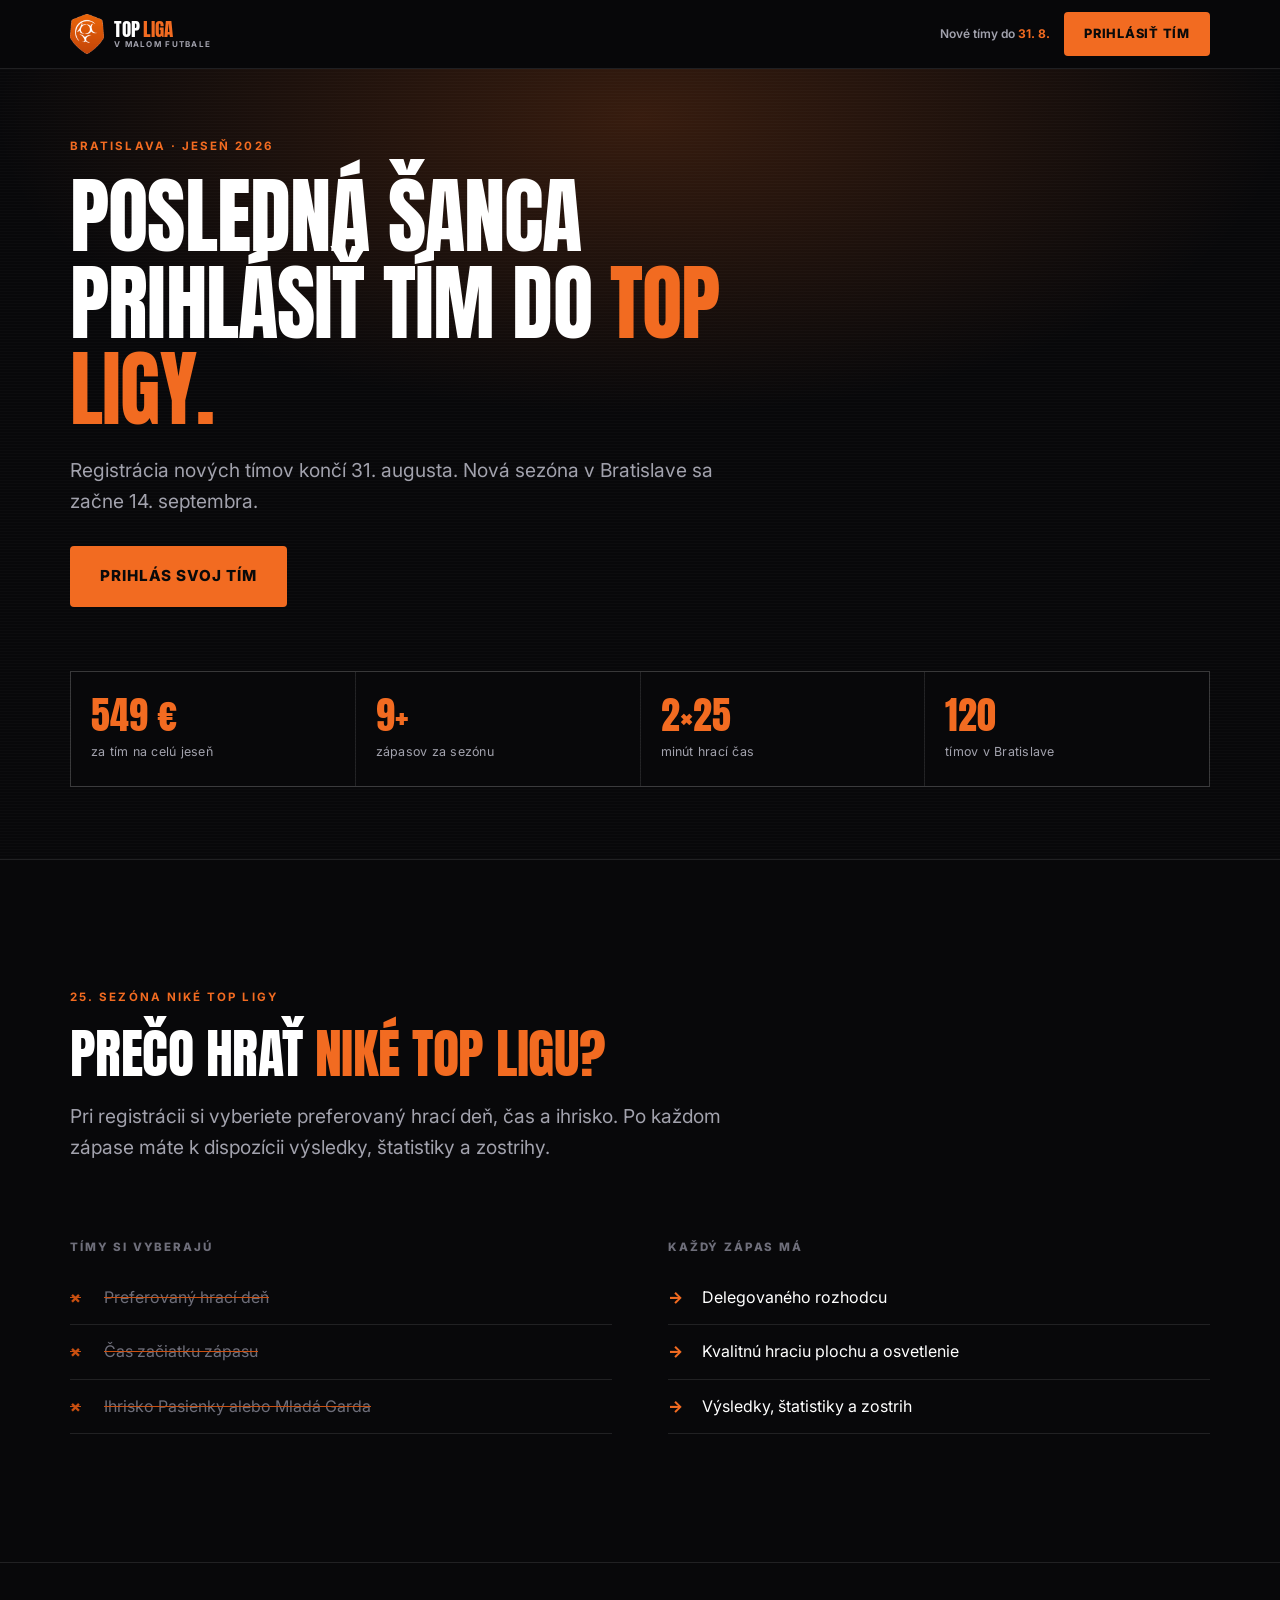
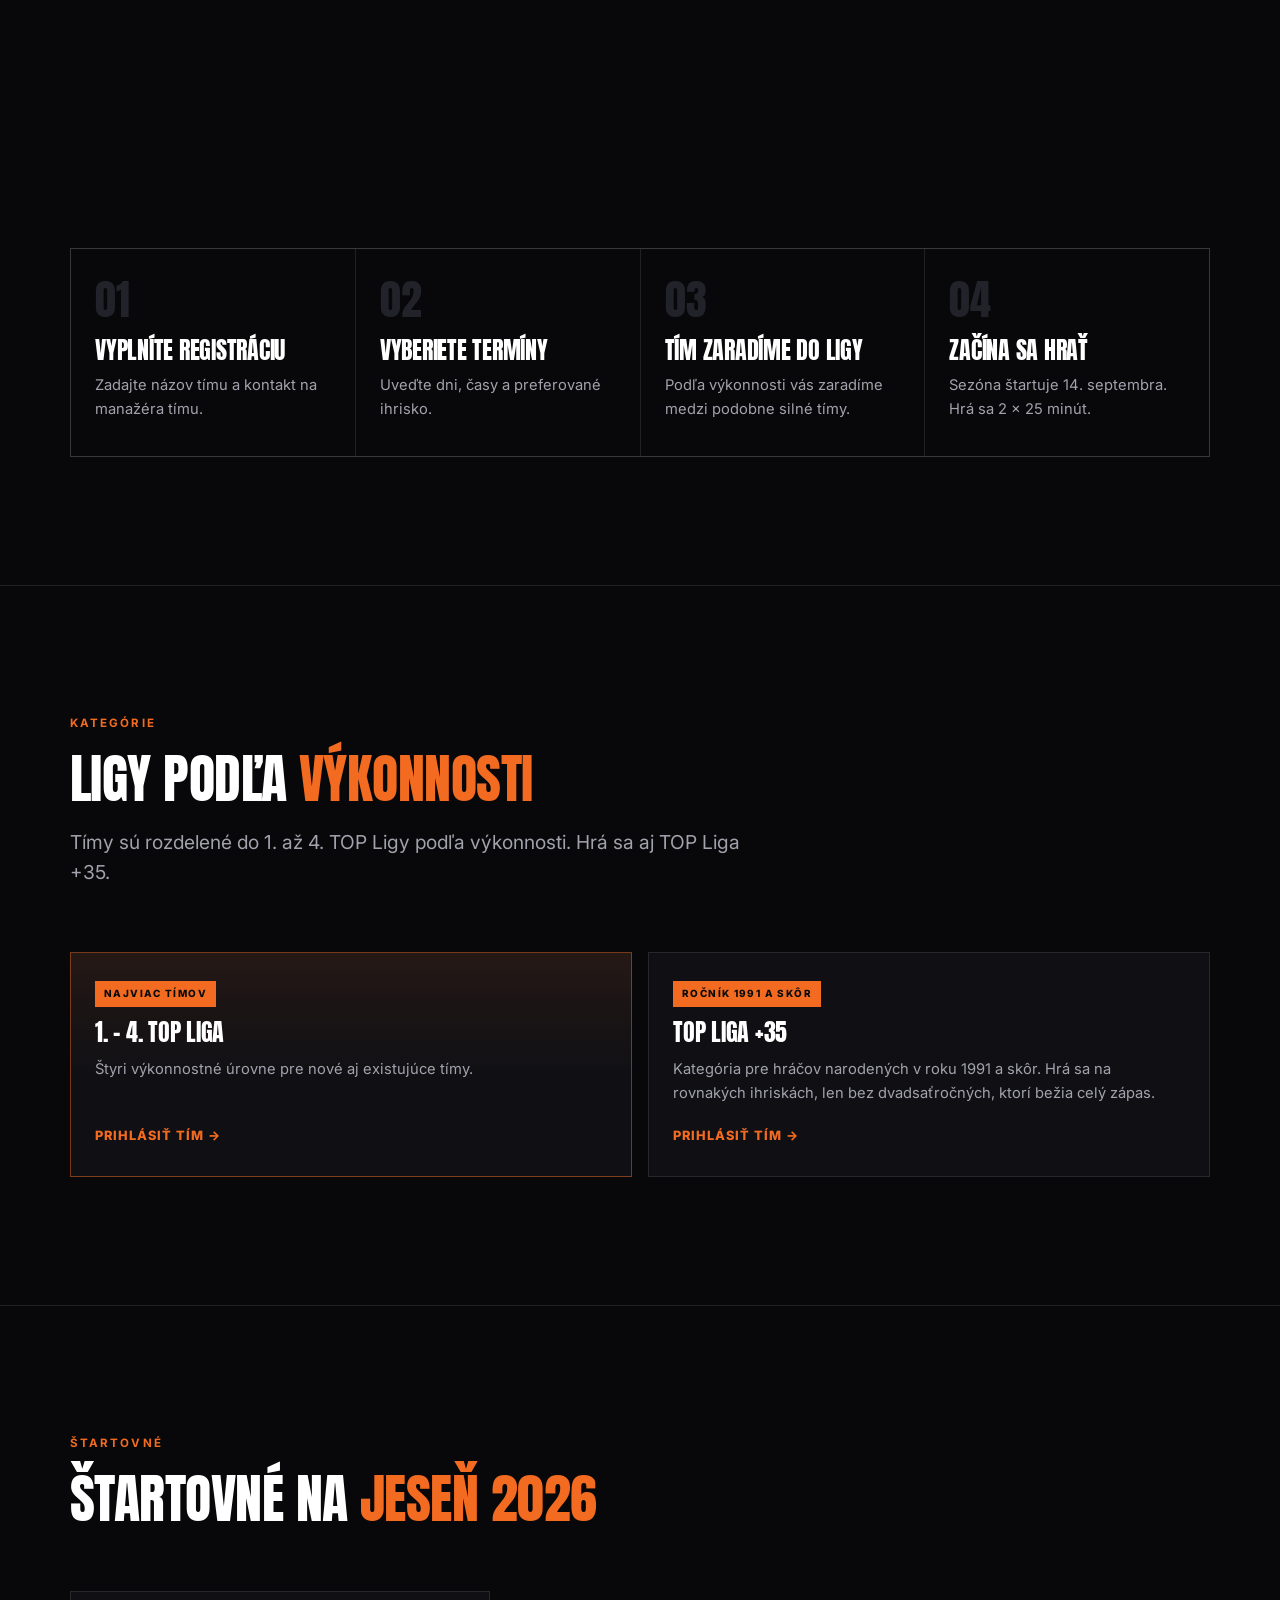
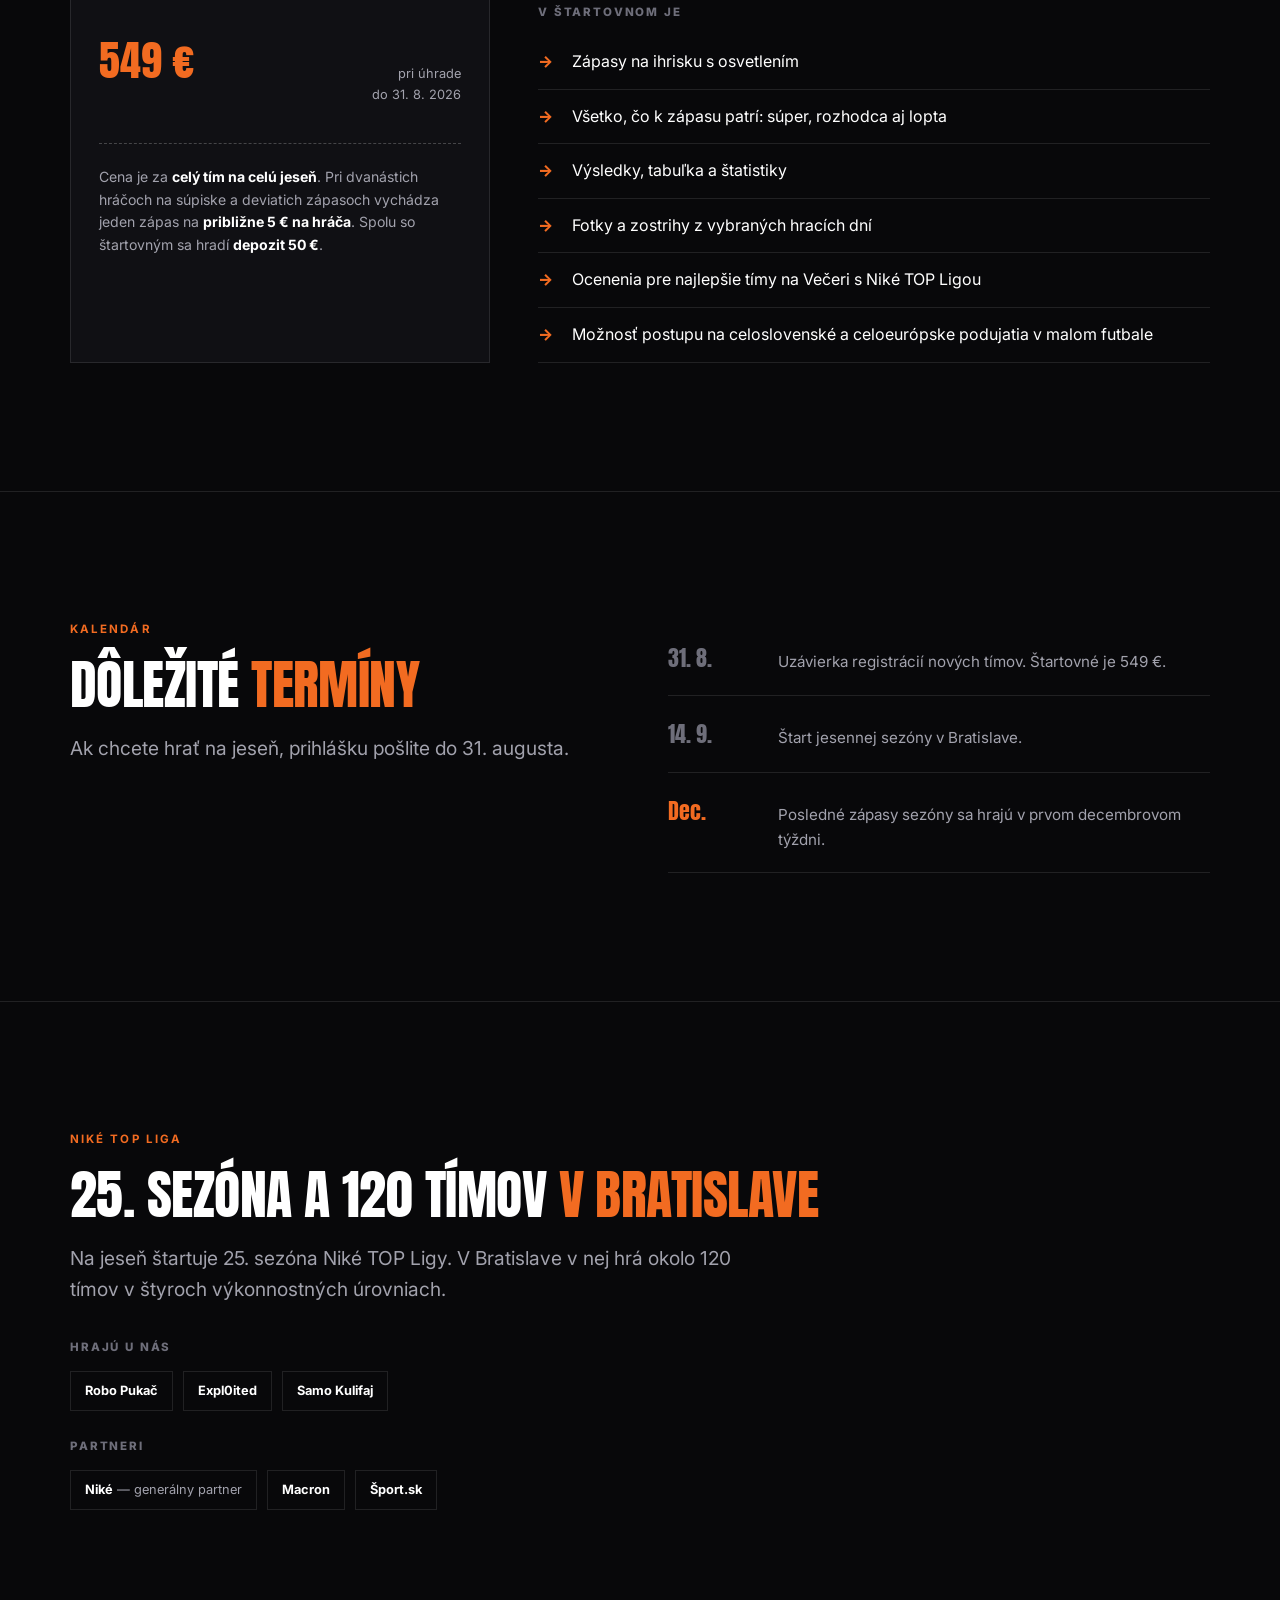
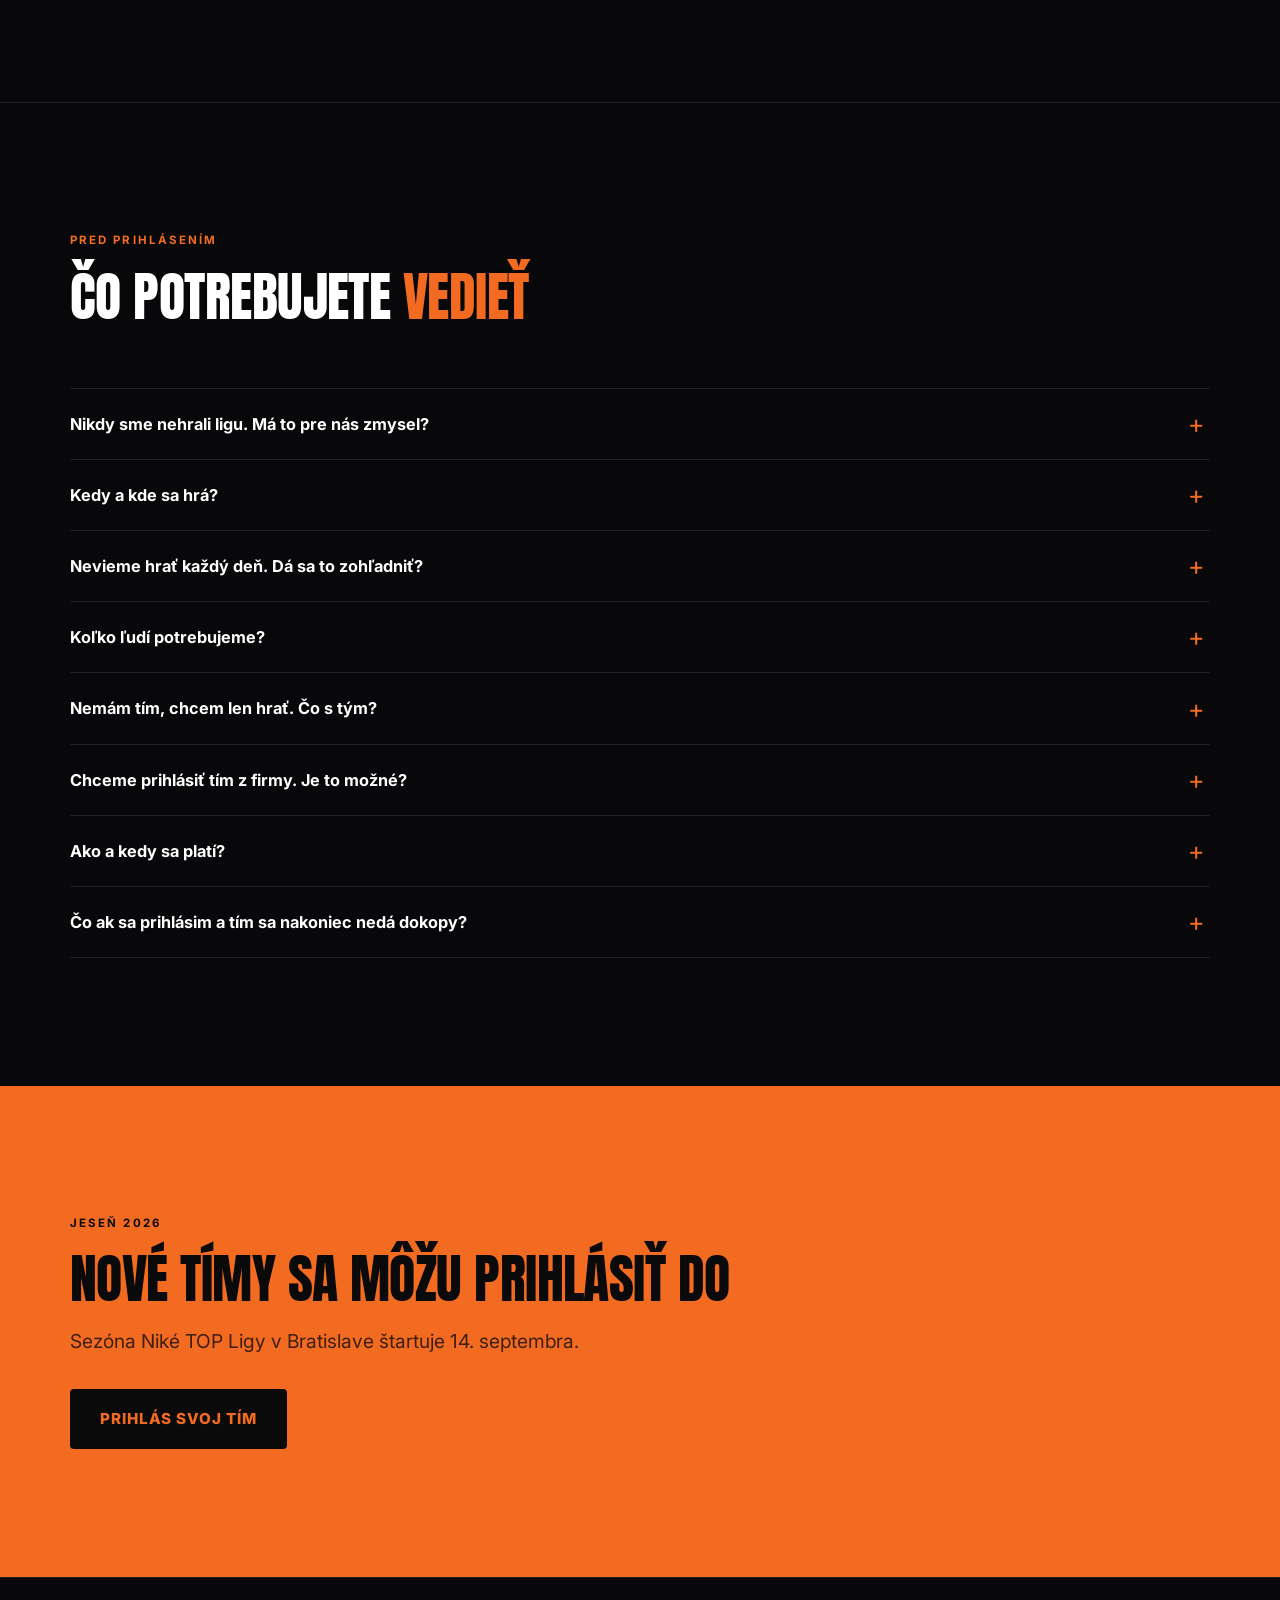
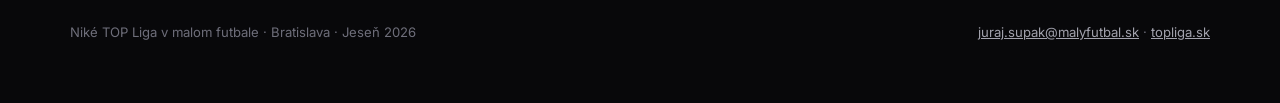
<file: index.html>
<!DOCTYPE html>
<html lang="sk">
<head>
<meta charset="utf-8">
<meta name="viewport" content="width=device-width, initial-scale=1">
<title>Prihlásenie tímov do Niké TOP Ligy | Jeseň 2026</title>
<meta name="description" content="Prihláste tím do jesennej Niké TOP Ligy v Bratislave. Prihlášky nových tímov prijímame do 31. augusta.">
<meta name="robots" content="noindex, nofollow">

<meta property="og:type" content="website">
<meta property="og:locale" content="sk_SK">
<meta property="og:title" content="Prihlásenie tímov do Niké TOP Ligy">
<meta property="og:description" content="Prihlásky nových tímov do jesennej sezóny prijímame do 31. 8.">
<meta property="og:url" content="https://go.topliga.sk/">
<!-- Absolútna URL je pre Facebook povinná. Ak sa zmení doména, zmeň aj toto.
     Obrázok sa dá pregenerovať zo zdroja assets/img/og-source.html. -->
<meta property="og:image" content="https://go.topliga.sk/assets/img/og.png">
<meta property="og:image:width" content="1200">
<meta property="og:image:height" content="630">
<meta property="og:image:alt" content="Niké TOP Liga — registrácie do jesennej sezóny 2026 sú otvorené">
<meta name="twitter:card" content="summary_large_image">

<link rel="preconnect" href="https://fonts.googleapis.com">
<link rel="preconnect" href="https://fonts.gstatic.com" crossorigin>
<link href="https://fonts.googleapis.com/css2?family=Anton&family=Inter:wght@400;600;700;800&display=swap&subset=latin,latin-ext" rel="stylesheet">
<link rel="icon" href="assets/img/znak.png" type="image/png">
<link rel="apple-touch-icon" href="assets/img/znak.png">
<link rel="stylesheet" href="assets/css/style.css">

<!-- Google Tag Manager -->
<script>(function(w,d,s,l,i){w[l]=w[l]||[];w[l].push({'gtm.start':
new Date().getTime(),event:'gtm.js'});var f=d.getElementsByTagName(s)[0],
j=d.createElement(s),dl=l!='dataLayer'?'&l='+l:'';j.async=true;j.src=
'https://www.googletagmanager.com/gtm.js?id='+i+dl;f.parentNode.insertBefore(j,f);
})(window,document,'script','dataLayer','GTM-PT4WH8WK');</script>
<!-- End Google Tag Manager -->
</head>

<body>
<!-- Google Tag Manager (noscript) -->
<noscript><iframe src="https://www.googletagmanager.com/ns.html?id=GTM-PT4WH8WK"
height="0" width="0" style="display:none;visibility:hidden"></iframe></noscript>
<!-- End Google Tag Manager (noscript) -->

<header class="head">
  <div class="wrap head__in">
    <a class="logo" href="#top">
      <img class="logo__mark" src="assets/img/znak.png" alt="" width="34" height="39">
      <span class="logo__txt">TOP <i>Liga</i><small>v malom futbale</small></span>
    </a>
    <div class="head__cta">
      <span class="head__deadline">Nové tímy do <b>31. 8.</b></span>
      <a class="btn btn--primary btn--sm" href="registracia-timu.html" data-cta="header">Prihlásiť tím</a>
    </div>
  </div>
</header>

<main id="top">

<!-- =========================================================== HERO -->
<section class="hero">
  <div class="wrap hero__in">
    <p class="eyebrow">Bratislava · Jeseň 2026</p>

    <h1>Posledná šanca prihlásiť tím do <span class="hl">TOP Ligy.</span></h1>

    <p class="lead">
      Registrácia nových tímov končí 31. augusta.
      Nová sezóna v Bratislave sa začne 14. septembra.
    </p>

    <div class="hero__actions">
      <a class="btn btn--primary" href="registracia-timu.html" data-cta="hero-team">Prihlás svoj tím</a>
    </div>

    <div class="countdown" data-countdown>
      <span class="countdown__label" data-cd-label>Do uzávierky zostáva</span>
      <div class="countdown__clock">
        <span class="cd-unit"><b data-cd="d">–</b><span>dní</span></span>
        <span class="cd-unit"><b data-cd="h">–</b><span>hod</span></span>
        <span class="cd-unit"><b data-cd="m">–</b><span>min</span></span>
        <span class="cd-unit"><b data-cd="s">–</b><span>sek</span></span>
      </div>
    </div>

    <div class="facts">
      <div class="fact"><div class="fact__k">549 €</div><div class="fact__v">za tím na celú jeseň</div></div>
      <div class="fact"><div class="fact__k">9+</div><div class="fact__v">zápasov za sezónu</div></div>
      <div class="fact"><div class="fact__k">2×25</div><div class="fact__v">minút hrací čas</div></div>
      <div class="fact"><div class="fact__k">120</div><div class="fact__v">tímov v Bratislave</div></div>
    </div>
  </div>
</section>

<!-- =========================================================== NEMUSÍŠ RIEŠIŤ -->
<section class="section">
  <div class="wrap">
    <div class="section-head rv">
      <p class="eyebrow">25. sezóna Niké TOP Ligy</p>
      <h2>Prečo hrať <span class="hl">Niké TOP Ligu?</span></h2>
      <p class="lead">
        Pri registrácii si vyberiete preferovaný hrací deň, čas a ihrisko.
        Po každom zápase máte k dispozícii výsledky, štatistiky a zostrihy.
      </p>
    </div>

    <div class="split">
      <div class="rv">
        <p class="col-title">Tímy si vyberajú</p>
        <ul class="checklist checklist--out">
          <li>Preferovaný hrací deň</li>
          <li>Čas začiatku zápasu</li>
          <li>Ihrisko Pasienky alebo Mladá Garda</li>
        </ul>
      </div>
      <div class="rv">
        <p class="col-title">Každý zápas má</p>
        <ul class="checklist checklist--in">
          <li>Delegovaného rozhodcu</li>
          <li>Kvalitnú hraciu plochu a osvetlenie</li>
          <li>Výsledky, štatistiky a zostrih</li>
        </ul>
      </div>
    </div>
  </div>
</section>

<!-- =========================================================== AKO TO FUNGUJE -->
<section class="section">
  <div class="wrap">
    <div class="section-head rv">
      <p class="eyebrow">Registrácia</p>
      <h2>Prihlásenie <span class="hl">nového tímu</span></h2>
    </div>

    <div class="steps rv">
      <div class="step">
        <div class="step__n">01</div>
        <h3>Vyplníte registráciu</h3>
        <p>Zadajte názov tímu a kontakt na manažéra tímu.</p>
      </div>
      <div class="step">
        <div class="step__n">02</div>
        <h3>Vyberiete termíny</h3>
        <p>Uveďte dni, časy a preferované ihrisko.</p>
      </div>
      <div class="step">
        <div class="step__n">03</div>
        <h3>Tím zaradíme do ligy</h3>
        <p>Podľa výkonnosti vás zaradíme medzi podobne silné tímy.</p>
      </div>
      <div class="step">
        <div class="step__n">04</div>
        <h3>Začína sa hrať</h3>
        <p>Sezóna štartuje 14. septembra. Hrá sa 2 × 25 minút.</p>
      </div>
    </div>
  </div>
</section>

<!-- =========================================================== KATEGÓRIE -->
<section class="section">
  <div class="wrap">
    <div class="section-head rv">
      <p class="eyebrow">Kategórie</p>
      <h2>Ligy podľa <span class="hl">výkonnosti</span></h2>
      <p class="lead">
        Tímy sú rozdelené do 1. až 4. TOP Ligy podľa výkonnosti. Hrá sa aj TOP Liga +35.
      </p>
    </div>

    <div class="cards cards--two">
      <div class="card card--hot rv">
        <span class="card__tag">Najviac tímov</span>
        <h3>1. – 4. TOP Liga</h3>
        <p>
          Štyri výkonnostné úrovne pre nové aj existujúce tímy.
        </p>
        <a class="card__link" href="registracia-timu.html" data-cta="card-team">Prihlásiť tím →</a>
      </div>

      <div class="card rv">
        <span class="card__tag">Ročník 1991 a skôr</span>
        <h3>TOP Liga +35</h3>
        <p>
          Kategória pre hráčov narodených v roku 1991 a skôr. Hrá sa na rovnakých ihriskách,
          len bez dvadsaťročných, ktorí bežia celý zápas.
        </p>
        <a class="card__link" href="registracia-timu.html" data-cta="card-35">Prihlásiť tím →</a>
      </div>

    </div>
  </div>
</section>

<!-- =========================================================== CENA -->
<section class="section">
  <div class="wrap">
    <div class="section-head rv">
      <p class="eyebrow">Štartovné</p>
      <h2>Štartovné na <span class="hl">Jeseň 2026</span></h2>
    </div>

    <div class="price">
      <div class="price__box rv">
        <div class="price__tier price__tier--now">
          <span class="price__amt">549 €</span>
          <span class="price__when">pri úhrade<br>do 31. 8. 2026</span>
        </div>

        <p class="price__math">
          Cena je za <b>celý tím na celú jeseň</b>. Pri dvanástich hráčoch na súpiske
          a deviatich zápasoch vychádza jeden zápas na <b>približne 5 € na hráča</b>.
          Spolu so štartovným sa hradí <b>depozit 50 €</b>.
        </p>
      </div>

      <div class="rv">
        <p class="col-title">V štartovnom je</p>
        <ul class="checklist checklist--in">
          <li>Zápasy na ihrisku s osvetlením</li>
          <li>Všetko, čo k zápasu patrí: súper, rozhodca aj lopta</li>
          <li>Výsledky, tabuľka a štatistiky</li>
          <li>Fotky a zostrihy z vybraných hracích dní</li>
          <li>Ocenenia pre najlepšie tímy na Večeri s Niké TOP Ligou</li>
          <li>Možnosť postupu na celoslovenské a celoeurópske podujatia v malom futbale</li>
        </ul>
      </div>
    </div>
  </div>
</section>

<!-- =========================================================== TERMÍNY -->
<section class="section">
  <div class="wrap">
    <div class="split">
      <div class="rv">
        <p class="eyebrow">Kalendár</p>
        <h2>Dôležité <span class="hl">termíny</span></h2>
        <p class="lead" style="margin-top:20px">
          Ak chcete hrať na jeseň, prihlášku pošlite do 31. augusta.
        </p>
      </div>

      <div class="rv">
        <ul class="timeline" data-timeline>
          <li data-date="2026-08-31">
            <b>31. 8.</b>
            <span>Uzávierka registrácií nových tímov. Štartovné je 549 €.</span>
          </li>
          <li data-date="2026-09-14">
            <b>14. 9.</b>
            <span>Štart jesennej sezóny v Bratislave.</span>
          </li>
          <li data-date="2026-12-07">
            <b>Dec.</b>
            <span>Posledné zápasy sezóny sa hrajú v prvom decembrovom týždni.</span>
          </li>
        </ul>
      </div>
    </div>
  </div>
</section>

<!-- =========================================================== DÔKAZ -->
<section class="section">
  <div class="wrap">
    <div class="section-head rv">
      <p class="eyebrow">Niké TOP Liga</p>
      <h2>25. sezóna a 120 tímov <span class="hl">v Bratislave</span></h2>
      <p class="lead">
        Na jeseň štartuje 25. sezóna Niké TOP Ligy. V Bratislave v nej hrá okolo 120 tímov
        v štyroch výkonnostných úrovniach.
      </p>
      <p class="col-title" style="margin-top:34px">Hrajú u nás</p>
      <div class="proof" style="margin-top:0">
        <span class="chip"><b>Robo Pukač</b></span>
        <span class="chip"><b>Expl0ited</b></span>
        <span class="chip"><b>Samo Kulifaj</b></span>
      </div>

      <p class="col-title" style="margin-top:26px">Partneri</p>
      <div class="proof" style="margin-top:0">
        <span class="chip"><b>Niké</b> — generálny partner</span>
        <span class="chip"><b>Macron</b></span>
        <span class="chip"><b>Šport.sk</b></span>
      </div>
    </div>

    <!-- TODO: nahradiť reálnymi fotkami zo zápasov (zložka assets/img).
         Odporúčam 3 fotky: oslava po góle, súboj 1 na 1, tímová fotka s pohárom. -->
  </div>
</section>

<!-- =========================================================== FAQ -->
<section class="section">
  <div class="wrap">
    <div class="section-head rv">
      <p class="eyebrow">Pred prihlásením</p>
      <h2>Čo potrebujete <span class="hl">vedieť</span></h2>
    </div>

    <div class="faq rv">
      <details>
        <summary>Nikdy sme nehrali ligu. Má to pre nás zmysel?</summary>
        <p>
          Áno. V prihláške tím ohodnotíte a podľa toho ho zaradíme. Sú štyri výkonnostné úrovne,
          aby ste nehrali proti tímom, ktoré sú úplne niekde inde.
        </p>
      </details>

      <details>
        <summary>Kedy a kde sa hrá?</summary>
        <p>
          Hracie dni sú pondelok až piatok, zápasy sa hrajú v časoch medzi 18:00 a 22:00
          na ihriskách Pasienky a Mladá Garda v Novom Meste. Obe ihriská majú umelé osvetlenie.
        </p>
      </details>

      <details>
        <summary>Nevieme hrať každý deň. Dá sa to zohľadniť?</summary>
        <p>
          Áno. Po prvom kontakte si cez krátky formulár vyberiete dni a časy, ktoré vám vyhovujú.
          Potrebujeme aspoň dve možnosti, aby sa vám dal spraviť rozpis.
        </p>
      </details>

      <details>
        <summary>Koľko ľudí potrebujeme?</summary>
        <p>
          Hrá sa malý futbal. Na celú jeseň sa oplatí mať na súpiske desať až dvanásť hráčov.
          Keď niekto vypadne, nebudete pred každým zápasom zháňať náhradníkov.
        </p>
      </details>

      <details>
        <summary>Nemám tím, chcem len hrať. Čo s tým?</summary>
        <p>
          Vyplň registráciu jednotlivca. Buď ťa pridáme do existujúceho tímu, ktorému chýbajú hráči,
          alebo z jednotlivcov poskladáme úplne nový tím tak, aby fungoval celú sezónu.
          Takto v Niké TOP Lige vzniklo už viac ako 30 tímov.
        </p>
      </details>

      <details>
        <summary>Chceme prihlásiť tím z firmy. Je to možné?</summary>
        <p>
          Jasné. Prihláste sa ako tím. Stačí, aby bol jeden z vás kontaktnou osobou
          pre termíny a súpisku.
        </p>
      </details>

      <details>
        <summary>Ako a kedy sa platí?</summary>
        <p>
          Štartovné a depozit sa platia prevodom na účet SK71 1100 0000 0029 4808 2978.
          Prihlášky nových tímov prijímame do 31. 8. 2026. Štartovné je 549 € a depozit 50 €.
        </p>
      </details>

      <details>
        <summary>Čo ak sa prihlásim a tím sa nakoniec nedá dokopy?</summary>
        <p>
          Ozvi sa nám čo najskôr. Ak sa tím rozpadne pred rozlosovaním, skúsime hráčov presunúť
          do iných tímov alebo ich zaradiť medzi jednotlivcov. Horšie je mlčať do prvého kola.
        </p>
      </details>
    </div>
  </div>
</section>

<!-- =========================================================== ZÁVEREČNÉ CTA -->
<section class="section final">
  <div class="wrap">
    <p class="eyebrow" style="color:#0a0a0a">Jeseň 2026</p>
      <h2>Nové tímy sa môžu prihlásiť do <span class="hl">31. augusta.</span></h2>
    <p class="lead">
      Sezóna Niké TOP Ligy v Bratislave štartuje 14. septembra.
    </p>
    <div class="hero__actions">
      <a class="btn btn--primary" href="registracia-timu.html" data-cta="final-team">Prihlás svoj tím</a>
    </div>
  </div>
</section>

</main>

<footer class="foot">
  <div class="wrap foot__in">
    <span>Niké TOP Liga v malom futbale · Bratislava · Jeseň 2026</span>
    <!-- Kontakt: finálny notifikačný e-mail. -->
    <span>
      <a href="mailto:juraj.supak@malyfutbal.sk">juraj.supak@malyfutbal.sk</a> ·
      <a href="https://topliga.sk" target="_blank" rel="noopener">topliga.sk</a>
    </span>
  </div>
</footer>

<!-- lepiaca lišta na mobile -->
<div class="dock" data-dock>
  <div class="dock__left">Uzávierka<b data-dock-days>–</b></div>
  <a class="btn btn--primary btn--sm" href="registracia-timu.html" data-cta="dock-team">Prihlásiť tím</a>
</div>

<script src="assets/js/main.js"></script>
</body>
</html>
</file>
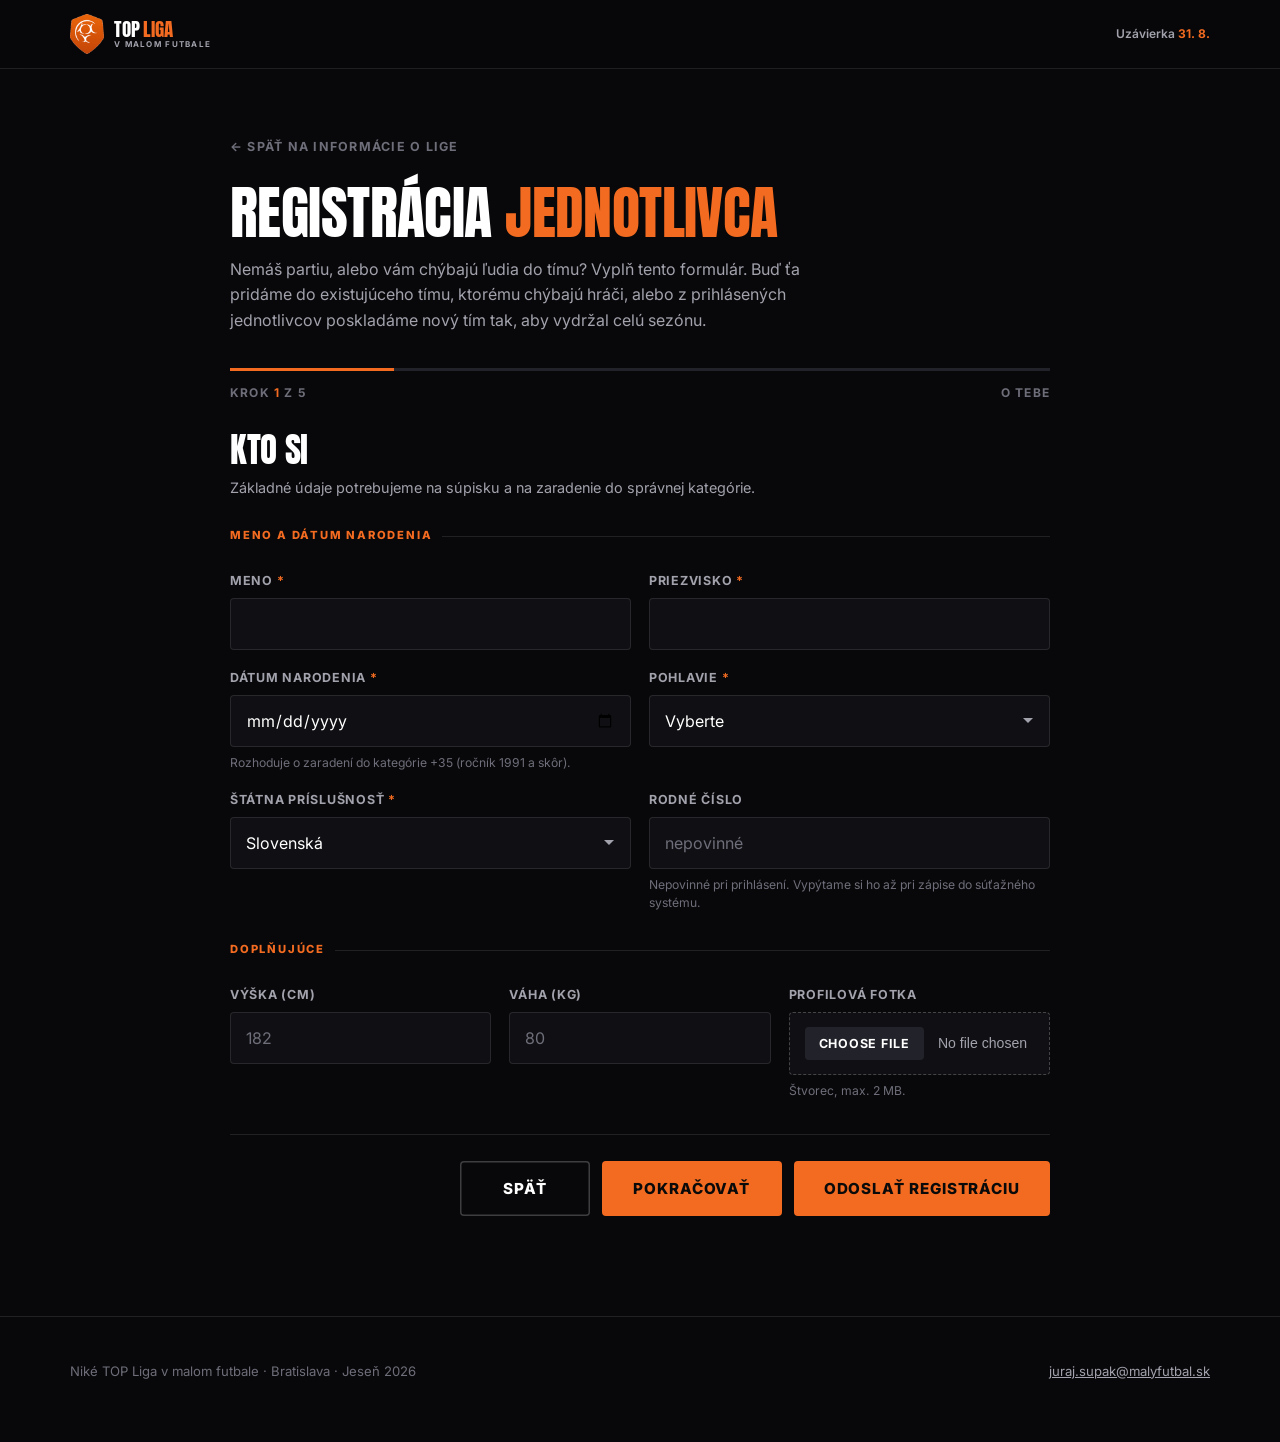
<file: registracia-jednotlivca.html>
<!DOCTYPE html>
<html lang="sk">
<head>
<meta charset="utf-8">
<meta name="viewport" content="width=device-width, initial-scale=1">
<title>Registrácia jednotlivca — Niké TOP Liga, jeseň 2026</title>
<meta name="description" content="Nemáš tím? Prihlás sa sám do Niké TOP Ligy v Bratislave. Pridáme ťa do tímu alebo z jednotlivcov poskladáme nový.">
<meta name="robots" content="noindex, nofollow">

<link rel="preconnect" href="https://fonts.googleapis.com">
<link rel="preconnect" href="https://fonts.gstatic.com" crossorigin>
<link href="https://fonts.googleapis.com/css2?family=Anton&family=Inter:wght@400;600;700;800&display=swap&subset=latin,latin-ext" rel="stylesheet">
<link rel="icon" href="assets/img/znak.png" type="image/png">
<link rel="apple-touch-icon" href="assets/img/znak.png">
<link rel="stylesheet" href="assets/css/style.css">

<!-- Google Tag Manager -->
<script>(function(w,d,s,l,i){w[l]=w[l]||[];w[l].push({'gtm.start':
new Date().getTime(),event:'gtm.js'});var f=d.getElementsByTagName(s)[0],
j=d.createElement(s),dl=l!='dataLayer'?'&l='+l:'';j.async=true;j.src=
'https://www.googletagmanager.com/gtm.js?id='+i+dl;f.parentNode.insertBefore(j,f);
})(window,document,'script','dataLayer','GTM-PT4WH8WK');</script>
<!-- End Google Tag Manager -->
</head>

<body>
<!-- Google Tag Manager (noscript) -->
<noscript><iframe src="https://www.googletagmanager.com/ns.html?id=GTM-PT4WH8WK"
height="0" width="0" style="display:none;visibility:hidden"></iframe></noscript>
<!-- End Google Tag Manager (noscript) -->

<header class="head">
  <div class="wrap head__in">
    <a class="logo" href="index.html">
      <img class="logo__mark" src="assets/img/znak.png" alt="" width="34" height="39">
      <span class="logo__txt">TOP <i>Liga</i><small>v malom futbale</small></span>
    </a>
    <span class="head__deadline">Uzávierka <b>31. 8.</b></span>
  </div>
</header>

<main class="formpage">
<div class="wrap" style="max-width:860px">

  <a class="back" href="index.html">← Späť na informácie o lige</a>

  <div data-form-wrap>

    <div class="formpage__head" data-form-top>
      <h1>Registrácia <span class="hl">jednotlivca</span></h1>
      <p>
        Nemáš partiu, alebo vám chýbajú ľudia do tímu? Vyplň tento formulár. Buď ťa pridáme do existujúceho tímu,
        ktorému chýbajú hráči, alebo z prihlásených jednotlivcov poskladáme nový tím tak, aby vydržal celú sezónu.
      </p>
    </div>

    <div class="notice" data-draft-note hidden>
      <b>Načítali sme tvoj rozpísaný formulár.</b>
      Skontroluj údaje, prípadne <a href="#" data-draft-clear>začni odznova</a>.
    </div>

    <div class="progress">
      <div class="progress__bar"><div class="progress__fill" data-progress-fill></div></div>
      <div class="progress__meta">
        <span data-progress-count>Krok <b>1</b> z 5</span>
        <span data-progress-name></span>
      </div>
    </div>

    <form data-mform="jednotlivec" novalidate>

      <!-- ================================================= KROK 1: O TEBE -->
      <section class="fstep" data-step data-step-name="O tebe">
        <h2>Kto si</h2>
        <p class="fstep__hint">
          Základné údaje potrebujeme na súpisku a na zaradenie do správnej kategórie.
        </p>

        <fieldset>
          <legend>Meno a dátum narodenia</legend>
          <div class="grid grid--2">
            <div class="f">
              <label for="meno">Meno <span class="req">*</span></label>
              <input type="text" id="meno" name="meno" required autocomplete="given-name" data-sum="Meno">
              <span class="f__err"></span>
            </div>
            <div class="f">
              <label for="priezvisko">Priezvisko <span class="req">*</span></label>
              <input type="text" id="priezvisko" name="priezvisko" required autocomplete="family-name" data-sum="Priezvisko">
              <span class="f__err"></span>
            </div>

            <div class="f">
              <label for="narodenie">Dátum narodenia <span class="req">*</span></label>
              <input type="date" id="narodenie" name="datum_narodenia" required data-sum="Dátum narodenia">
              <span class="f__help">Rozhoduje o zaradení do kategórie +35 (ročník 1991 a skôr).</span>
              <span class="f__err"></span>
            </div>
            <div class="f">
              <label for="pohlavie">Pohlavie <span class="req">*</span></label>
              <select id="pohlavie" name="pohlavie" required>
                <option value="">Vyberte</option>
                <option value="muz">Muž</option>
                <option value="zena">Žena</option>
              </select>
              <span class="f__err"></span>
            </div>

            <div class="f">
              <label for="obcianstvo">Štátna príslušnosť <span class="req">*</span></label>
              <select id="obcianstvo" name="obcianstvo" required>
                <option value="">Vyberte</option>
                <option value="SK" selected>Slovenská</option>
                <option value="CZ">Česká</option>
                <option value="UA">Ukrajinská</option>
                <option value="HU">Maďarská</option>
                <option value="AT">Rakúska</option>
                <option value="ine">Iná</option>
              </select>
              <span class="f__err"></span>
            </div>
            <div class="f">
              <label for="rodne_cislo">Rodné číslo</label>
              <input type="text" id="rodne_cislo" name="rodne_cislo" placeholder="nepovinné" autocomplete="off">
              <span class="f__help">Nepovinné pri prihlásení. Vypýtame si ho až pri zápise do súťažného systému.</span>
            </div>
          </div>
        </fieldset>

        <fieldset>
          <legend>Doplňujúce</legend>
          <div class="grid grid--3">
            <div class="f">
              <label for="vyska">Výška (cm)</label>
              <input type="number" id="vyska" name="vyska" min="120" max="230" placeholder="182">
            </div>
            <div class="f">
              <label for="vaha">Váha (kg)</label>
              <input type="number" id="vaha" name="vaha" min="35" max="200" placeholder="80">
            </div>
            <div class="f">
              <label for="profilfoto">Profilová fotka</label>
              <input type="file" id="profilfoto" name="profilova_fotka" accept="image/*">
              <span class="f__help">Štvorec, max. 2 MB.</span>
            </div>
          </div>
        </fieldset>
      </section>

      <!-- ================================================= KROK 2: FUTBAL -->
      <section class="fstep" data-step data-step-name="Futbal">
        <h2>Ako hráš</h2>
        <p class="fstep__hint">
          Podľa toho ťa zaradíme do tímu, kde budeš sedieť výkonnostne aj postom.
          Nikto nepotrebuje šiestich brankárov.
        </p>

        <fieldset>
          <legend>Zaradenie</legend>
          <div class="grid grid--2">
            <div class="f span-2">
              <label for="sutaz">Kategória <span class="req">*</span></label>
              <select id="sutaz" name="sutaz" required data-sum="Kategória">
                <option value="">Vyberte</option>
                <option value="top-liga">TOP Liga (1. až 4. liga podľa výkonnosti)</option>
                <option value="top-liga-35">TOP Liga +35 (ročník 1991 a skôr)</option>
                <option value="jedno">Je mi to jedno, hlavne nech hrám</option>
              </select>
              <span class="f__err"></span>
            </div>

            <div class="f">
              <label for="pozicia">Pozícia v tíme <span class="req">*</span></label>
              <select id="pozicia" name="pozicia" required data-sum="Pozícia">
                <option value="">Vyberte</option>
                <option value="brankar">Brankár</option>
                <option value="obranca">Obranca</option>
                <option value="stredopoliar">Stredopoliar</option>
                <option value="utocnik">Útočník</option>
                <option value="univerzal">Univerzál — zahrám kdekoľvek</option>
              </select>
              <span class="f__err"></span>
            </div>

            <div class="f">
              <label for="zrucnosti">Futbalové zručnosti <span class="req">*</span></label>
              <select id="zrucnosti" name="zrucnosti" required data-sum="Úroveň">
                <option value="">Vyberte</option>
                <option value="1">1 — kvalita je otázna a prvoradá je zábava</option>
                <option value="2">2</option>
                <option value="3">3</option>
                <option value="4">4</option>
                <option value="5">5 — bežný amatérsky priemer</option>
                <option value="6">6</option>
                <option value="7">7</option>
                <option value="8">8</option>
                <option value="9">9</option>
                <option value="10">10 — hrávam pravidelne a som pripravený bojovať s elitou</option>
              </select>
              <span class="f__help">Buď úprimný. Prestrelené číslo si odnesieš ty sám na ihrisku.</span>
              <span class="f__err"></span>
            </div>
          </div>
        </fieldset>

        <fieldset>
          <legend>Manažér nového tímu</legend>
          <div class="f">
            <span class="f__label">Bol by si ochotný stať sa manažérom tímu? <span class="req">*</span></span>
            <span class="f__help" style="margin-bottom:4px">
              Ak z jednotlivcov skladáme nový tím, potrebujeme jedného človeka, ktorý drží partiu pokope
              a rieši s nami termíny. Nie je to funkcia na plný úväzok.
            </span>
            <div class="opts">
              <label class="opt">
                <input type="radio" name="manazer_ochota" value="ano" required>
                <span>Áno, beriem to na seba</span>
              </label>
              <label class="opt">
                <input type="radio" name="manazer_ochota" value="mozno">
                <span>Možno<small>Ak sa nikto iný nenájde, spravím to.</small></span>
              </label>
              <label class="opt">
                <input type="radio" name="manazer_ochota" value="nie">
                <span>Nie, chcem len hrať</span>
              </label>
            </div>
            <span class="f__err"></span>
          </div>
        </fieldset>
      </section>

      <!-- ================================================= KROK 3: KONTAKT -->
      <section class="fstep" data-step data-step-name="Kontakt">
        <h2>Kde ťa nájdeme</h2>
        <p class="fstep__hint">
          Ozveme sa ti hneď, ako budeme mať pre teba tím. Telefón je rýchlejší než e-mail.
        </p>

        <fieldset>
          <legend>Kontakt</legend>
          <div class="grid grid--2">
            <div class="f">
              <label for="email">E-mail <span class="req">*</span></label>
              <input type="email" id="email" name="email" required autocomplete="email"
                     placeholder="meno@email.sk" data-sum="E-mail">
              <span class="f__err"></span>
            </div>
            <div class="f">
              <label for="telefon">Telefón <span class="req">*</span></label>
              <input type="tel" id="telefon" name="telefon" required autocomplete="tel"
                     placeholder="+421 900 123 456" data-sum="Telefón">
              <span class="f__err"></span>
            </div>
          </div>
        </fieldset>

        <fieldset>
          <legend>Adresa</legend>
          <div class="grid grid--2">
            <div class="f span-2">
              <label for="ulica">Ulica a číslo <span class="req">*</span></label>
              <input type="text" id="ulica" name="ulica" required autocomplete="street-address">
              <span class="f__err"></span>
            </div>
            <div class="f">
              <label for="mesto">Mesto <span class="req">*</span></label>
              <input type="text" id="mesto" name="mesto" required autocomplete="address-level2"
                     placeholder="Bratislava" data-sum="Mesto">
              <span class="f__err"></span>
            </div>
            <div class="f">
              <label for="psc">PSČ</label>
              <input type="text" id="psc" name="psc" autocomplete="postal-code" placeholder="831 04">
            </div>
            <div class="f">
              <label for="okres">Okres</label>
              <input type="text" id="okres" name="okres" placeholder="Bratislava III">
            </div>
            <div class="f">
              <label for="krajina">Krajina <span class="req">*</span></label>
              <select id="krajina" name="krajina" required>
                <option value="">Vyberte</option>
                <option value="SK" selected>Slovensko</option>
                <option value="CZ">Česko</option>
                <option value="AT">Rakúsko</option>
                <option value="HU">Maďarsko</option>
                <option value="ine">Iná krajina</option>
              </select>
              <span class="f__err"></span>
            </div>
          </div>
        </fieldset>
      </section>

      <!-- ================================================= KROK 4: TERMÍNY -->
      <section class="fstep" data-step data-step-name="Termíny">
        <h2>Kedy môžeš hrať</h2>
        <p class="fstep__hint">
          Podľa toho ťa priradíme k tímu, ktorý hrá v čase, keď ty naozaj môžeš.
          Oznámkuj každý riadok od 1 do 5.
        </p>

        <div class="notice">
          <b>Označ aspoň dva vyhovujúce dni a dva vyhovujúce časy</b> so známkou 3 alebo lepšou.
          Pri jedinej možnosti sa hľadá tím veľmi ťažko.
        </div>

        <fieldset>
          <legend>Preferovaný hrací deň</legend>
          <div class="f" data-rate-group data-min-good="2">
            <div class="scale-key"><span>1 — najviac mi vyhovuje</span><span>5 — vôbec nemôžem</span></div>

            <div class="rate">
              <span class="rate__name">Pondelok</span>
              <span class="rate__scale">
                <input type="radio" id="jpo1" name="den_pondelok" value="1"><label for="jpo1">1</label>
                <input type="radio" id="jpo2" name="den_pondelok" value="2"><label for="jpo2">2</label>
                <input type="radio" id="jpo3" name="den_pondelok" value="3"><label for="jpo3">3</label>
                <input type="radio" id="jpo4" name="den_pondelok" value="4"><label for="jpo4">4</label>
                <input type="radio" id="jpo5" name="den_pondelok" value="5"><label for="jpo5">5</label>
              </span>
            </div>

            <div class="rate">
              <span class="rate__name">Utorok</span>
              <span class="rate__scale">
                <input type="radio" id="jut1" name="den_utorok" value="1"><label for="jut1">1</label>
                <input type="radio" id="jut2" name="den_utorok" value="2"><label for="jut2">2</label>
                <input type="radio" id="jut3" name="den_utorok" value="3"><label for="jut3">3</label>
                <input type="radio" id="jut4" name="den_utorok" value="4"><label for="jut4">4</label>
                <input type="radio" id="jut5" name="den_utorok" value="5"><label for="jut5">5</label>
              </span>
            </div>

            <div class="rate">
              <span class="rate__name">Streda</span>
              <span class="rate__scale">
                <input type="radio" id="jst1" name="den_streda" value="1"><label for="jst1">1</label>
                <input type="radio" id="jst2" name="den_streda" value="2"><label for="jst2">2</label>
                <input type="radio" id="jst3" name="den_streda" value="3"><label for="jst3">3</label>
                <input type="radio" id="jst4" name="den_streda" value="4"><label for="jst4">4</label>
                <input type="radio" id="jst5" name="den_streda" value="5"><label for="jst5">5</label>
              </span>
            </div>

            <div class="rate">
              <span class="rate__name">Štvrtok</span>
              <span class="rate__scale">
                <input type="radio" id="jsv1" name="den_stvrtok" value="1"><label for="jsv1">1</label>
                <input type="radio" id="jsv2" name="den_stvrtok" value="2"><label for="jsv2">2</label>
                <input type="radio" id="jsv3" name="den_stvrtok" value="3"><label for="jsv3">3</label>
                <input type="radio" id="jsv4" name="den_stvrtok" value="4"><label for="jsv4">4</label>
                <input type="radio" id="jsv5" name="den_stvrtok" value="5"><label for="jsv5">5</label>
              </span>
            </div>

            <div class="rate">
              <span class="rate__name">Piatok</span>
              <span class="rate__scale">
                <input type="radio" id="jpi1" name="den_piatok" value="1"><label for="jpi1">1</label>
                <input type="radio" id="jpi2" name="den_piatok" value="2"><label for="jpi2">2</label>
                <input type="radio" id="jpi3" name="den_piatok" value="3"><label for="jpi3">3</label>
                <input type="radio" id="jpi4" name="den_piatok" value="4"><label for="jpi4">4</label>
                <input type="radio" id="jpi5" name="den_piatok" value="5"><label for="jpi5">5</label>
              </span>
            </div>

            <span class="f__err"></span>
          </div>
        </fieldset>

        <fieldset>
          <legend>Preferovaný hrací čas</legend>
          <div class="f" data-rate-group data-min-good="2">
            <div class="scale-key"><span>1 — najviac mi vyhovuje</span><span>5 — vôbec nemôžem</span></div>

            <div class="rate">
              <span class="rate__name">18:00 – 19:00</span>
              <span class="rate__scale">
                <input type="radio" id="j18a" name="cas_18" value="1"><label for="j18a">1</label>
                <input type="radio" id="j18b" name="cas_18" value="2"><label for="j18b">2</label>
                <input type="radio" id="j18c" name="cas_18" value="3"><label for="j18c">3</label>
                <input type="radio" id="j18d" name="cas_18" value="4"><label for="j18d">4</label>
                <input type="radio" id="j18e" name="cas_18" value="5"><label for="j18e">5</label>
              </span>
            </div>

            <div class="rate">
              <span class="rate__name">19:00 – 20:00</span>
              <span class="rate__scale">
                <input type="radio" id="j19a" name="cas_19" value="1"><label for="j19a">1</label>
                <input type="radio" id="j19b" name="cas_19" value="2"><label for="j19b">2</label>
                <input type="radio" id="j19c" name="cas_19" value="3"><label for="j19c">3</label>
                <input type="radio" id="j19d" name="cas_19" value="4"><label for="j19d">4</label>
                <input type="radio" id="j19e" name="cas_19" value="5"><label for="j19e">5</label>
              </span>
            </div>

            <div class="rate">
              <span class="rate__name">20:00 – 21:00</span>
              <span class="rate__scale">
                <input type="radio" id="j20a" name="cas_20" value="1"><label for="j20a">1</label>
                <input type="radio" id="j20b" name="cas_20" value="2"><label for="j20b">2</label>
                <input type="radio" id="j20c" name="cas_20" value="3"><label for="j20c">3</label>
                <input type="radio" id="j20d" name="cas_20" value="4"><label for="j20d">4</label>
                <input type="radio" id="j20e" name="cas_20" value="5"><label for="j20e">5</label>
              </span>
            </div>

            <div class="rate">
              <span class="rate__name">21:00 – 22:00</span>
              <span class="rate__scale">
                <input type="radio" id="j21a" name="cas_21" value="1"><label for="j21a">1</label>
                <input type="radio" id="j21b" name="cas_21" value="2"><label for="j21b">2</label>
                <input type="radio" id="j21c" name="cas_21" value="3"><label for="j21c">3</label>
                <input type="radio" id="j21d" name="cas_21" value="4"><label for="j21d">4</label>
                <input type="radio" id="j21e" name="cas_21" value="5"><label for="j21e">5</label>
              </span>
            </div>

            <span class="f__err"></span>
          </div>
        </fieldset>
      </section>

      <!-- ================================================= KROK 5: ODOSLANIE -->
      <section class="fstep" data-step data-step-name="Odoslanie">
        <h2>Skontroluj a odošli</h2>
        <p class="fstep__hint">
          Posledný krok. Potom už len čakáš, kým sa ozveme s konkrétnym tímom.
        </p>

        <dl class="summary" data-summary></dl>

        <fieldset>
          <legend>Odkiaľ si sa o nás dozvedel <span class="req">*</span></legend>
          <div class="opts" data-req-group>
            <label class="opt"><input type="checkbox" name="zdroj" value="socialne-siete" data-multi><span>Sociálne siete</span></label>
            <label class="opt"><input type="checkbox" name="zdroj" value="hraval-som" data-multi><span>Hrával som v inom tíme</span></label>
            <label class="opt"><input type="checkbox" name="zdroj" value="offline" data-multi><span>Leták, plagát alebo iná offline reklama</span></label>
            <label class="opt"><input type="checkbox" name="zdroj" value="odporucanie" data-multi><span>Odporučil mi to známy</span></label>
            <label class="opt"><input type="checkbox" name="zdroj" value="ine" data-multi><span>Inak</span></label>
          </div>
          <span class="f__err"></span>
        </fieldset>

        <fieldset>
          <legend>Sociálne siete a poznámka</legend>
          <div class="grid grid--2">
            <div class="f">
              <label for="s_fb">Facebook</label>
              <input type="url" id="s_fb" name="fb" placeholder="https://facebook.com/…">
            </div>
            <div class="f">
              <label for="s_ig">Instagram</label>
              <input type="url" id="s_ig" name="ig" placeholder="https://instagram.com/…">
            </div>
            <div class="f span-2">
              <label for="poznamka">Poznámka</label>
              <textarea id="poznamka" name="poznamka" placeholder="Napríklad: chceme sa prihlásiť traja naraz, dajte nás do jedného tímu."></textarea>
            </div>
          </div>
        </fieldset>

        <fieldset>
          <legend>Súhlas</legend>
          <div class="opts">
            <label class="opt">
              <input type="checkbox" name="suhlas" value="ano" required
                     data-msg="Bez súhlasu s pravidlami ťa do súťaže nevieme zaradiť.">
              <span>
                Záväzne súhlasím s rešpektovaním
                <a href="https://www.topliga.sk/static-page/?slug=1-herne-pravidla-tl&amp;leagueId=3&amp;competitionId=624" target="_blank" rel="noopener">herných pravidiel</a>
                a <a href="https://www.topliga.sk/fine/?leagueId=3&amp;competitionId=624" target="_blank" rel="noopener">sadzobníka pokút</a> Niké TOP Ligy
                a so všeobecnými podmienkami registrácie hráča.
              </span>
            </label>
            <label class="opt">
              <input type="checkbox" name="suhlas_marketing" value="ano">
              <span>
                Chcem dostávať informácie o ďalších sezónach a turnajoch.
                <small>Nepovinné. Odhlásiť sa dá jedným klikom.</small>
              </span>
            </label>
          </div>
          <span class="f__err"></span>
        </fieldset>

        <div class="notice is-bad" data-send-error hidden>
          Odoslanie sa nepodarilo. Skús to prosím ešte raz — údaje sme ti nechali vyplnené.
        </div>
      </section>

      <div class="fnav">
        <button type="button" class="btn btn--ghost" data-prev hidden>Späť</button>
        <button type="button" class="btn btn--primary" data-next>Pokračovať</button>
        <button type="submit" class="btn btn--primary" data-send hidden>Odoslať registráciu</button>
      </div>

    </form>
  </div>

  <div class="done" data-done>
    <div class="done__mark">✓</div>
    <h1>Si <span class="hl">prihlásený</span></h1>
    <p>
      Registráciu máme. Teraz hľadáme tím, ktorý hrá v čase, keď môžeš ty,
      a ktorému sedí tvoja pozícia aj úroveň.
    </p>
    <p>
      Ozveme sa ti telefonicky alebo e-mailom hneď, ako budeme mať konkrétnu partiu.
      Ak sa nič neozve do niekoľkých dní, napíš nám.
    </p>
    <div class="hero__actions">
      <a class="btn btn--primary" href="index.html">Späť na informácie o lige</a>
    </div>
  </div>

</div>
</main>

<footer class="foot">
  <div class="wrap foot__in">
    <span>Niké TOP Liga v malom futbale · Bratislava · Jeseň 2026</span>
    <span><a href="mailto:juraj.supak@malyfutbal.sk">juraj.supak@malyfutbal.sk</a></span>
  </div>
</footer>

<script src="assets/js/main.js"></script>
<script src="assets/js/forms.js"></script>

<!-- =====================================================================
     Skrytý statický formulár pre Netlify Forms.
     Netlify hľadá formuláre v HTML pri builde — bez tohto by AJAX POST
     z forms.js skončil na 404. Musí obsahovať každé pole, ktoré posielame.
     Súbory (logo, fotka) sa neposielajú, preto tu nie sú.
     ================================================================== -->
<form name="registracia-jednotlivec" data-netlify="true" netlify-honeypot="bot-field" hidden>
  <input type="hidden" name="form-name" value="registracia-jednotlivec">
  <input type="text" name="bot-field">
  <input type="text" name="meno">
  <input type="text" name="priezvisko">
  <input type="text" name="datum_narodenia">
  <input type="text" name="pohlavie">
  <input type="text" name="obcianstvo">
  <input type="text" name="rodne_cislo">
  <input type="text" name="vyska">
  <input type="text" name="vaha">
  <input type="text" name="sutaz">
  <input type="text" name="pozicia">
  <input type="text" name="zrucnosti">
  <input type="text" name="manazer_ochota">
  <input type="text" name="email">
  <input type="text" name="telefon">
  <input type="text" name="ulica">
  <input type="text" name="mesto">
  <input type="text" name="psc">
  <input type="text" name="okres">
  <input type="text" name="krajina">
  <input type="text" name="den_pondelok">
  <input type="text" name="den_utorok">
  <input type="text" name="den_streda">
  <input type="text" name="den_stvrtok">
  <input type="text" name="den_piatok">
  <input type="text" name="cas_18">
  <input type="text" name="cas_19">
  <input type="text" name="cas_20">
  <input type="text" name="cas_21">
  <input type="text" name="zdroj">
  <input type="text" name="fb">
  <input type="text" name="ig">
  <input type="text" name="poznamka">
  <input type="text" name="suhlas">
  <input type="text" name="suhlas_marketing">
  <input type="text" name="_form">
  <input type="text" name="_sent_at">
  <textarea name="_source"></textarea>
</form>
</body>
</html>
</file>
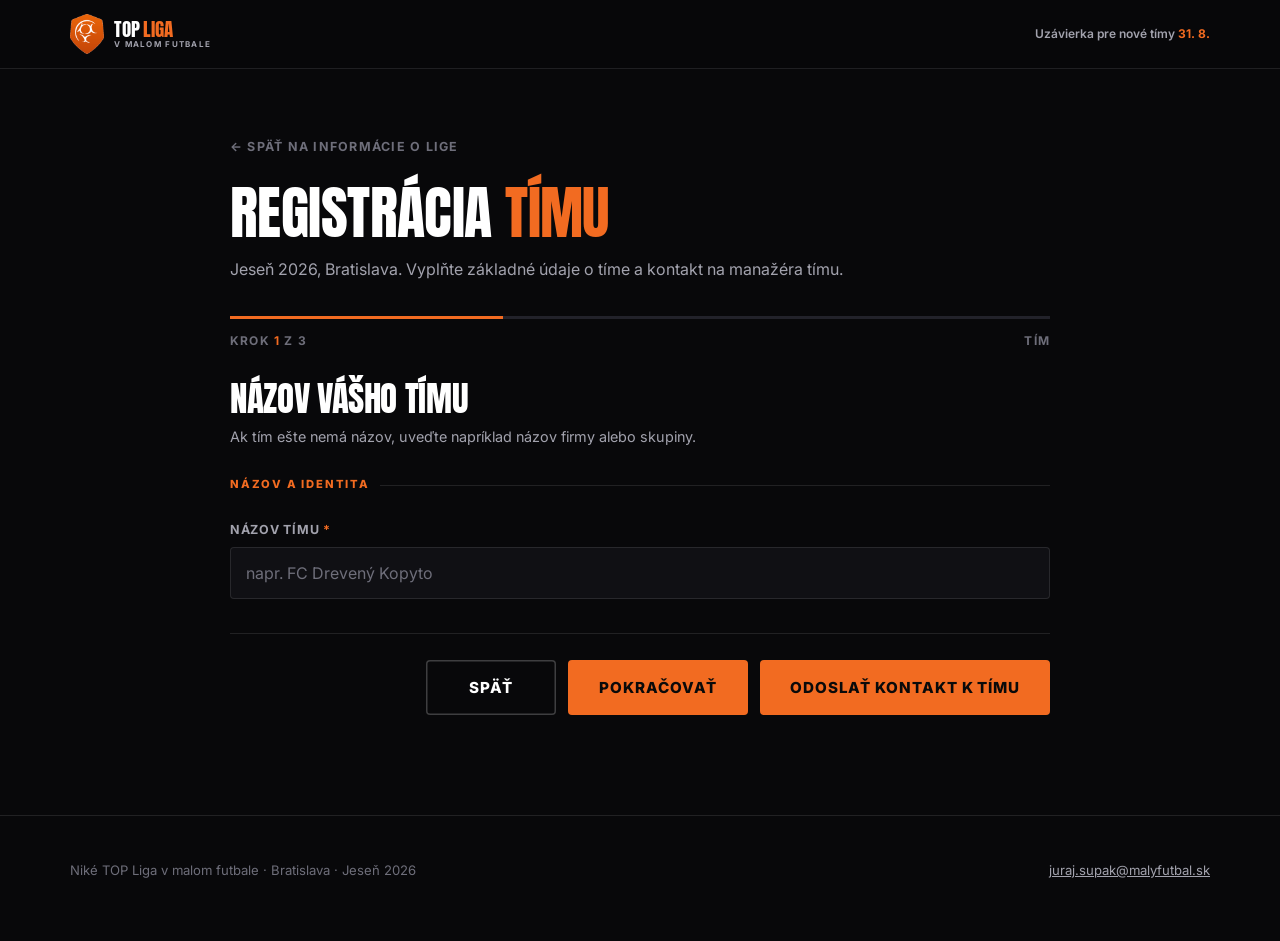
<file: registracia-timu.html>
<!DOCTYPE html>
<html lang="sk">
<head>
<meta charset="utf-8">
<meta name="viewport" content="width=device-width, initial-scale=1">
<title>Registrácia tímu — Niké TOP Liga, jeseň 2026</title>
<meta name="description" content="Prihlás tím do jesennej sezóny Niké TOP Ligy v Bratislave. Uzávierka 31. 8. 2026.">
<meta name="robots" content="noindex, nofollow">

<link rel="preconnect" href="https://fonts.googleapis.com">
<link rel="preconnect" href="https://fonts.gstatic.com" crossorigin>
<link href="https://fonts.googleapis.com/css2?family=Anton&family=Inter:wght@400;600;700;800&display=swap&subset=latin,latin-ext" rel="stylesheet">
<link rel="icon" href="assets/img/znak.png" type="image/png">
<link rel="apple-touch-icon" href="assets/img/znak.png">
<link rel="stylesheet" href="assets/css/style.css">

<!-- Google Tag Manager -->
<script>(function(w,d,s,l,i){w[l]=w[l]||[];w[l].push({'gtm.start':
new Date().getTime(),event:'gtm.js'});var f=d.getElementsByTagName(s)[0],
j=d.createElement(s),dl=l!='dataLayer'?'&l='+l:'';j.async=true;j.src=
'https://www.googletagmanager.com/gtm.js?id='+i+dl;f.parentNode.insertBefore(j,f);
})(window,document,'script','dataLayer','GTM-PT4WH8WK');</script>
<!-- End Google Tag Manager -->
</head>

<body>
<!-- Google Tag Manager (noscript) -->
<noscript><iframe src="https://www.googletagmanager.com/ns.html?id=GTM-PT4WH8WK"
height="0" width="0" style="display:none;visibility:hidden"></iframe></noscript>
<!-- End Google Tag Manager (noscript) -->

<header class="head">
  <div class="wrap head__in">
    <a class="logo" href="index.html">
      <img class="logo__mark" src="assets/img/znak.png" alt="" width="34" height="39">
      <span class="logo__txt">TOP <i>Liga</i><small>v malom futbale</small></span>
    </a>
    <span class="head__deadline">Uzávierka pre nové tímy <b>31. 8.</b></span>
  </div>
</header>

<main class="formpage">
<div class="wrap" style="max-width:860px">

  <a class="back" href="index.html">← Späť na informácie o lige</a>

  <div data-form-wrap>

    <div class="formpage__head" data-form-top>
      <h1>Registrácia <span class="hl">tímu</span></h1>
      <p>
        Jeseň 2026, Bratislava. Vyplňte základné údaje o tíme a kontakt na manažéra tímu.
      </p>
    </div>

    <div class="notice" data-draft-note hidden>
      <b>Načítali sme tvoj rozpísaný formulár.</b>
      Skontroluj údaje, prípadne <a href="#" data-draft-clear>začni odznova</a>.
    </div>

    <div class="progress">
      <div class="progress__bar"><div class="progress__fill" data-progress-fill></div></div>
      <div class="progress__meta">
        <span data-progress-count>Krok <b>1</b> z 3</span>
        <span data-progress-name></span>
      </div>
    </div>

    <form data-mform="tim" novalidate>

      <!-- ================================================= KROK 1: TÍM -->
      <section class="fstep lead-capture" data-step data-step-name="Tím">
        <h2>Názov vášho tímu</h2>
        <p class="fstep__hint">
          Ak tím ešte nemá názov, uveďte napríklad názov firmy alebo skupiny.
        </p>

        <fieldset>
          <legend>Prihláška</legend>
          <div class="grid grid--2">
            <div class="f">
              <span class="f__label">Prihlasuješ tím</span>
              <p class="f__help">Nový tím do jesennej sezóny 2026.</p>
              <input type="hidden" id="typ_timu" name="typ_timu" value="novy">
            </div>

            <div class="f">
              <label for="sezona">Sezóna <span class="req">*</span></label>
              <select id="sezona" name="sezona" required data-sum="Sezóna">
                <option value="jesen-2026" selected>Jeseň 2026</option>
              </select>
              <span class="f__err"></span>
            </div>

            <div class="f span-2">
              <label for="kategoria">Kategória <span class="req">*</span></label>
              <select id="kategoria" name="kategoria" data-sum="Kategória">
                <option value="">Vyberte</option>
                <option value="top-liga">TOP Liga (1. až 4. liga podľa výkonnosti)</option>
                <option value="top-liga-35">TOP Liga +35 (hráči narodení v roku 1991 a skôr)</option>
              </select>
              <span class="f__help">Do ktorej z líg 1. až 4. vás zaradíme, rozhodneme podľa výkonnosti a výsledkov.</span>
              <span class="f__err"></span>
            </div>
          </div>
        </fieldset>

        <fieldset>
          <legend>Názov a identita</legend>
          <div class="grid grid--2">
            <div class="f span-2">
              <label for="nazov">Názov tímu <span class="req">*</span></label>
              <input type="text" id="nazov" name="nazov" required maxlength="60"
                     placeholder="napr. FC Drevený Kopyto" data-sum="Názov tímu">
              <span class="f__err"></span>
            </div>

            <div class="f">
              <label for="nazov_kratky">Krátky názov <span class="req">*</span></label>
              <input type="text" id="nazov_kratky" name="nazov_kratky" maxlength="13"
                     placeholder="max. 13 znakov" data-sum="Krátky názov">
              <span class="f__help">Používa sa v tabuľkách, kde sa dlhý názov nezmestí.</span>
              <span class="f__err"></span>
            </div>

            <div class="f">
              <label for="skratka">Skratka <span class="req">*</span></label>
              <input type="text" id="skratka" name="skratka" maxlength="3" minlength="2"
                     placeholder="max. 3 znaky" style="text-transform:uppercase" data-sum="Skratka">
              <span class="f__help">Napríklad DRK. Objaví sa pri výsledkoch.</span>
              <span class="f__err"></span>
            </div>

            <div class="f">
              <label for="kvalita">Kvalita tímu <span class="req">*</span></label>
              <select id="kvalita" name="kvalita" data-sum="Kvalita tímu">
                <option value="">Vyberte</option>
                <option value="1">1 — kvalita je otázna a prvoradá je zábava</option>
                <option value="2">2</option>
                <option value="3">3</option>
                <option value="4">4</option>
                <option value="5">5 — bežný amatérsky priemer</option>
                <option value="6">6</option>
                <option value="7">7</option>
                <option value="8">8</option>
                <option value="9">9</option>
                <option value="10">10 — hrávame pravidelne a sme pripravení bojovať s elitou</option>
              </select>
              <span class="f__help">Buďte úprimní. Od tohto závisí, proti komu budete nastupovať celú jeseň.</span>
              <span class="f__err"></span>
            </div>

            <div class="f">
              <label for="farba">Tímová farba</label>
              <input type="text" id="farba" name="farba" placeholder="napr. oranžovo-čierna" data-sum="Tímová farba">
              <span class="f__help">Pomáha nám predísť tomu, aby proti sebe nastúpili dva rovnaké dresy.</span>
            </div>

            <div class="f">
              <label for="logo">Logo tímu</label>
              <input type="file" id="logo" name="logo" accept="image/*">
              <span class="f__help">Štvorec (1:1), max. 2 MB. Nemáš po ruke? Pokojne doplníš neskôr.</span>
            </div>

            <div class="f">
              <label for="foto">Tímová fotografia</label>
              <input type="file" id="foto" name="foto" accept="image/*">
              <span class="f__help">Na šírku, pomer strán približne 23:15, max. 2 MB.</span>
            </div>
          </div>
        </fieldset>
      </section>

      <!-- ============================================ KROK 2: KONTAKTY -->
      <section class="fstep lead-capture" data-step data-step-name="Kontakt">
        <h2>Kontakt na manažéra tímu</h2>
        <p class="fstep__hint">
          Na tento e-mail pošleme ďalšie informácie k registrácii.
        </p>

        <fieldset>
          <legend>Manažér tímu</legend>
          <div class="grid grid--2">
            <div class="f">
              <label for="m_meno">Tvoje meno <span class="req">*</span></label>
              <input type="text" id="m_meno" name="manazer_meno" required autocomplete="name" placeholder="Meno a priezvisko" data-sum="Kontakt">
              <span class="f__err"></span>
            </div>
            <div class="f">
              <label for="m_priezvisko">Priezvisko <span class="req">*</span></label>
              <input type="text" id="m_priezvisko" name="manazer_priezvisko" autocomplete="family-name" data-sum="Manažér — priezvisko">
              <span class="f__err"></span>
            </div>
            <div class="f">
              <label for="m_email">E-mail <span class="req">*</span></label>
              <input type="email" id="m_email" name="manazer_email" required autocomplete="email"
                     placeholder="meno@email.sk" data-sum="Manažér — e-mail">
              <span class="f__help">Sem pošleme potvrdenie registrácie a pokyny k platbe.</span>
              <span class="f__err"></span>
            </div>
            <div class="f">
              <label for="m_tel">Telefón <span class="req">*</span></label>
              <input type="tel" id="m_tel" name="manazer_telefon" required autocomplete="tel"
                     placeholder="+421 900 123 456" data-sum="Manažér — telefón">
              <span class="f__err"></span>
            </div>

            <div class="f span-2">
              <label for="m_ulica">Ulica a číslo <span class="req">*</span></label>
              <input type="text" id="m_ulica" name="manazer_ulica" autocomplete="street-address">
              <span class="f__err"></span>
            </div>
            <div class="f">
              <label for="m_mesto">Mesto <span class="req">*</span></label>
              <input type="text" id="m_mesto" name="manazer_mesto" autocomplete="address-level2" data-sum="Mesto">
              <span class="f__err"></span>
            </div>
            <div class="f">
              <label for="m_psc">PSČ <span class="req">*</span></label>
              <input type="text" id="m_psc" name="manazer_psc" autocomplete="postal-code" placeholder="831 04">
              <span class="f__err"></span>
            </div>
            <div class="f span-2">
              <label for="m_krajina">Krajina <span class="req">*</span></label>
              <select id="m_krajina" name="manazer_krajina">
                <option value="">Vyberte</option>
                <option value="SK" selected>Slovensko</option>
                <option value="CZ">Česko</option>
                <option value="AT">Rakúsko</option>
                <option value="HU">Maďarsko</option>
                <option value="UA">Ukrajina</option>
                <option value="ine">Iná krajina</option>
              </select>
              <span class="f__err"></span>
            </div>
          </div>
        </fieldset>

        <fieldset>
          <legend>Kapitán tímu</legend>
          <div class="grid grid--2">
            <div class="f">
              <label for="k_email">E-mail <span class="req">*</span></label>
              <input type="email" id="k_email" name="kapitan_email" placeholder="meno@email.sk">
              <span class="f__err"></span>
            </div>
            <div class="f">
              <label for="k_tel">Telefón <span class="req">*</span></label>
              <input type="tel" id="k_tel" name="kapitan_telefon" placeholder="+421 900 123 456">
              <span class="f__help">Na toto číslo voláme, ak v deň zápasu treba niečo doriešiť.</span>
              <span class="f__err"></span>
            </div>
          </div>
        </fieldset>
      </section>

      <!-- ======================================= KROK 3: DEŇ A ČAS -->
      <section class="fstep" data-details-step data-step-name="Termíny">
        <h2>Kedy vám to sedí</h2>
        <p class="fstep__hint">
          Podľa týchto odpovedí sa skladá rozpis zápasov. Každý riadok oznámkujte od 1 do 5.
        </p>

        <div class="notice">
          <b>Musíte označiť aspoň dva vyhovujúce dni a dva vyhovujúce časy</b> so známkou 3 alebo lepšou.
          Pri jedinej možnosti vás nevieme zaradiť do rozpisu.
        </div>

        <fieldset>
          <legend>Preferovaný hrací deň</legend>
          <div class="f" data-rate-group data-min-good="2">
            <div class="scale-key"><span>1 — najviac nám vyhovuje</span><span>5 — vôbec nemôžeme</span></div>

            <div class="rate">
              <span class="rate__name">Pondelok</span>
              <span class="rate__scale">
                <input type="radio" id="dpo1" name="den_pondelok" value="1"><label for="dpo1">1</label>
                <input type="radio" id="dpo2" name="den_pondelok" value="2"><label for="dpo2">2</label>
                <input type="radio" id="dpo3" name="den_pondelok" value="3"><label for="dpo3">3</label>
                <input type="radio" id="dpo4" name="den_pondelok" value="4"><label for="dpo4">4</label>
                <input type="radio" id="dpo5" name="den_pondelok" value="5"><label for="dpo5">5</label>
              </span>
            </div>

            <div class="rate">
              <span class="rate__name">Utorok</span>
              <span class="rate__scale">
                <input type="radio" id="dut1" name="den_utorok" value="1"><label for="dut1">1</label>
                <input type="radio" id="dut2" name="den_utorok" value="2"><label for="dut2">2</label>
                <input type="radio" id="dut3" name="den_utorok" value="3"><label for="dut3">3</label>
                <input type="radio" id="dut4" name="den_utorok" value="4"><label for="dut4">4</label>
                <input type="radio" id="dut5" name="den_utorok" value="5"><label for="dut5">5</label>
              </span>
            </div>

            <div class="rate">
              <span class="rate__name">Streda</span>
              <span class="rate__scale">
                <input type="radio" id="dst1" name="den_streda" value="1"><label for="dst1">1</label>
                <input type="radio" id="dst2" name="den_streda" value="2"><label for="dst2">2</label>
                <input type="radio" id="dst3" name="den_streda" value="3"><label for="dst3">3</label>
                <input type="radio" id="dst4" name="den_streda" value="4"><label for="dst4">4</label>
                <input type="radio" id="dst5" name="den_streda" value="5"><label for="dst5">5</label>
              </span>
            </div>

            <div class="rate">
              <span class="rate__name">Štvrtok</span>
              <span class="rate__scale">
                <input type="radio" id="dsv1" name="den_stvrtok" value="1"><label for="dsv1">1</label>
                <input type="radio" id="dsv2" name="den_stvrtok" value="2"><label for="dsv2">2</label>
                <input type="radio" id="dsv3" name="den_stvrtok" value="3"><label for="dsv3">3</label>
                <input type="radio" id="dsv4" name="den_stvrtok" value="4"><label for="dsv4">4</label>
                <input type="radio" id="dsv5" name="den_stvrtok" value="5"><label for="dsv5">5</label>
              </span>
            </div>

            <div class="rate">
              <span class="rate__name">Piatok</span>
              <span class="rate__scale">
                <input type="radio" id="dpi1" name="den_piatok" value="1"><label for="dpi1">1</label>
                <input type="radio" id="dpi2" name="den_piatok" value="2"><label for="dpi2">2</label>
                <input type="radio" id="dpi3" name="den_piatok" value="3"><label for="dpi3">3</label>
                <input type="radio" id="dpi4" name="den_piatok" value="4"><label for="dpi4">4</label>
                <input type="radio" id="dpi5" name="den_piatok" value="5"><label for="dpi5">5</label>
              </span>
            </div>

            <span class="f__err"></span>
          </div>
        </fieldset>

        <fieldset>
          <legend>Preferovaný hrací čas</legend>
          <div class="f" data-rate-group data-min-good="2">
            <div class="scale-key"><span>1 — najviac nám vyhovuje</span><span>5 — vôbec nemôžeme</span></div>

            <div class="rate">
              <span class="rate__name">18:00 – 19:00</span>
              <span class="rate__scale">
                <input type="radio" id="t18a" name="cas_18" value="1"><label for="t18a">1</label>
                <input type="radio" id="t18b" name="cas_18" value="2"><label for="t18b">2</label>
                <input type="radio" id="t18c" name="cas_18" value="3"><label for="t18c">3</label>
                <input type="radio" id="t18d" name="cas_18" value="4"><label for="t18d">4</label>
                <input type="radio" id="t18e" name="cas_18" value="5"><label for="t18e">5</label>
              </span>
            </div>

            <div class="rate">
              <span class="rate__name">19:00 – 20:00</span>
              <span class="rate__scale">
                <input type="radio" id="t19a" name="cas_19" value="1"><label for="t19a">1</label>
                <input type="radio" id="t19b" name="cas_19" value="2"><label for="t19b">2</label>
                <input type="radio" id="t19c" name="cas_19" value="3"><label for="t19c">3</label>
                <input type="radio" id="t19d" name="cas_19" value="4"><label for="t19d">4</label>
                <input type="radio" id="t19e" name="cas_19" value="5"><label for="t19e">5</label>
              </span>
            </div>

            <div class="rate">
              <span class="rate__name">20:00 – 21:00</span>
              <span class="rate__scale">
                <input type="radio" id="t20a" name="cas_20" value="1"><label for="t20a">1</label>
                <input type="radio" id="t20b" name="cas_20" value="2"><label for="t20b">2</label>
                <input type="radio" id="t20c" name="cas_20" value="3"><label for="t20c">3</label>
                <input type="radio" id="t20d" name="cas_20" value="4"><label for="t20d">4</label>
                <input type="radio" id="t20e" name="cas_20" value="5"><label for="t20e">5</label>
              </span>
            </div>

            <div class="rate">
              <span class="rate__name">21:00 – 22:00</span>
              <span class="rate__scale">
                <input type="radio" id="t21a" name="cas_21" value="1"><label for="t21a">1</label>
                <input type="radio" id="t21b" name="cas_21" value="2"><label for="t21b">2</label>
                <input type="radio" id="t21c" name="cas_21" value="3"><label for="t21c">3</label>
                <input type="radio" id="t21d" name="cas_21" value="4"><label for="t21d">4</label>
                <input type="radio" id="t21e" name="cas_21" value="5"><label for="t21e">5</label>
              </span>
            </div>

            <span class="f__err"></span>
          </div>
        </fieldset>

        <fieldset>
          <legend>Ihrisko</legend>
          <div class="f">
            <span class="f__label">Kde by ste hrali najradšej?</span>
            <div class="opts">
              <label class="opt">
                <input type="radio" name="ihrisko" value="pasienky">
                <span>Pasienky</span>
              </label>
              <label class="opt">
                <input type="radio" name="ihrisko" value="mlada-garda">
                <span>Mladá Garda — Nové Mesto</span>
              </label>
              <label class="opt">
                <input type="radio" name="ihrisko" value="jedno" checked>
                <span>Je nám to jedno<small>Ľahšie sa nám potom hľadá termín, ktorý vám sedí.</small></span>
              </label>
            </div>
          </div>
        </fieldset>
      </section>

      <!-- ====================================== KROK 4: DOPLŇUJÚCE -->
      <section class="fstep" data-details-step data-step-name="Doplňujúce">
        <h2>Ešte pár vecí</h2>
        <p class="fstep__hint">
          Povinné je iba označiť, odkiaľ ste sa o lige dozvedeli.
        </p>

        <fieldset>
          <legend>Odkiaľ ste sa o nás dozvedeli <span class="req">*</span></legend>
          <div class="opts" data-req-group>
            <label class="opt"><input type="checkbox" name="zdroj" value="socialne-siete" data-multi><span>Sociálne siete</span></label>
            <label class="opt"><input type="checkbox" name="zdroj" value="hravali-sme" data-multi><span>Hrávali sme v inom tíme</span></label>
            <label class="opt"><input type="checkbox" name="zdroj" value="offline" data-multi><span>Leták, plagát alebo iná offline reklama</span></label>
            <label class="opt"><input type="checkbox" name="zdroj" value="odporucanie" data-multi><span>Odporučil nám to známy</span></label>
            <label class="opt"><input type="checkbox" name="zdroj" value="ine" data-multi><span>Inak</span></label>
          </div>
          <span class="f__err"></span>
        </fieldset>

        <fieldset>
          <legend>Sociálne siete tímu</legend>
          <div class="grid grid--2">
            <div class="f">
              <label for="s_fb">Facebook</label>
              <input type="url" id="s_fb" name="fb" placeholder="https://facebook.com/…">
            </div>
            <div class="f">
              <label for="s_ig">Instagram</label>
              <input type="url" id="s_ig" name="ig" placeholder="https://instagram.com/…">
            </div>
            <div class="f">
              <label for="s_yt">YouTube</label>
              <input type="url" id="s_yt" name="yt" placeholder="https://youtube.com/…">
            </div>
            <div class="f">
              <label for="s_tw">X / Twitter</label>
              <input type="url" id="s_tw" name="tw" placeholder="https://x.com/…">
            </div>
          </div>
        </fieldset>

        <fieldset>
          <legend>Tip a poznámka</legend>
          <div class="grid">
            <div class="f">
              <label for="tip">Poznáte niekoho, kto by si chcel zahrať?</label>
              <textarea id="tip" name="tip" placeholder="Meno a kontakt — ozveme sa mu my."></textarea>
            </div>
            <div class="f">
              <label for="poznamka">Vaša poznámka k registrácii</label>
              <textarea id="poznamka" name="poznamka" placeholder="Čokoľvek, čo by sme mali vedieť vopred."></textarea>
            </div>
            <div class="f">
              <label for="kod">Zľavový kód</label>
              <input type="text" id="kod" name="kod" placeholder="Ak nejaký máte" style="text-transform:uppercase" data-sum="Zľavový kód">
            </div>
          </div>
        </fieldset>
      </section>

      <!-- ====================================== KROK 5: ZHRNUTIE -->
      <section class="fstep" data-step data-step-name="Odoslanie">
        <h2>Hotovo, už len odoslať</h2>
        <p class="fstep__hint">
          Skontrolujte údaje a odošlite formulár.
        </p>

        <dl class="summary" data-summary></dl>

        <div class="notice">
          Miesto v lige je potvrdené po dokončení prihlášky a uhradení štartovného.
        </div>

        <fieldset>
          <legend>Súhlas</legend>
          <div class="opts">
            <label class="opt">
              <input type="checkbox" name="suhlas" value="ano" required
                     data-msg="Bez súhlasu s pravidlami ťa do súťaže nevieme zaradiť.">
              <span>
                Záväzne súhlasím s rešpektovaním
                <a href="https://www.topliga.sk/static-page/?slug=1-herne-pravidla-tl&amp;leagueId=3&amp;competitionId=624" target="_blank" rel="noopener">herných pravidiel</a>
                a <a href="https://www.topliga.sk/fine/?leagueId=3&amp;competitionId=624" target="_blank" rel="noopener">sadzobníka pokút</a> Niké TOP Ligy
                a so všeobecnými podmienkami registrácie klubu.
              </span>
            </label>
            <label class="opt">
              <input type="checkbox" name="suhlas_marketing" value="ano">
              <span>
                Chcem dostávať informácie o ďalších sezónach a turnajoch.
                <small>Nepovinné. Odhlásiť sa dá jedným klikom.</small>
              </span>
            </label>
          </div>
          <span class="f__err"></span>
        </fieldset>

        <div class="notice is-bad" data-send-error hidden>
          Odoslanie sa nepodarilo. Skús to prosím ešte raz — údaje sme ti nechali vyplnené.
        </div>
      </section>

      <!-- ================================================= navigácia -->
      <div class="fnav">
        <button type="button" class="btn btn--ghost" data-prev hidden>Späť</button>
        <button type="button" class="btn btn--primary" data-next>Pokračovať</button>
        <button type="submit" class="btn btn--primary" data-send hidden>Odoslať kontakt k tímu</button>
      </div>

    </form>
  </div>

  <!-- ================================================ po odoslaní -->
  <div class="done" data-done>
    <div class="done__mark">✓</div>
    <h1>Údaje boli <span class="hl">odoslané</span></h1>
    <p>
      Pokračujte v prihláške a doplňte termíny a ďalšie údaje o tíme.
    </p>
    <p>
      Miesto v lige je potvrdené po dokončení prihlášky a úhrade štartovného.
    </p>
    <div class="hero__actions">
      <a class="btn btn--primary" href="registracia-timu.html?dokoncenie=1">Dokončiť prihlášku teraz</a>
      <a class="btn btn--ghost" href="index.html">Späť na informácie o lige</a>
    </div>
  </div>

</div>
</main>

<footer class="foot">
  <div class="wrap foot__in">
    <span>Niké TOP Liga v malom futbale · Bratislava · Jeseň 2026</span>
    <span><a href="mailto:juraj.supak@malyfutbal.sk">juraj.supak@malyfutbal.sk</a></span>
  </div>
</footer>

<script src="assets/js/main.js"></script>
<script src="assets/js/forms.js"></script>

<!-- =====================================================================
     Skryté statické formuláre pre Netlify Forms.
     Netlify hľadá formuláre v HTML pri builde — bez toho by AJAX POST
     z forms.js skončil na 404. Každé pole, ktoré posielame, tu musí byť.
     Súbory (logo, fotka) sa neposielajú, preto tu nie sú.

     Dva formuláre = dve samostatné notifikácie v Netlify:
       • registracia-tim-lead     — krok 1 (čiastočný lead)
       • registracia-tim-complete — krok 2 (úplná prihláška)
     Ich mená sa musia zhodovať s FORM_NAMES vo forms.js.
     ================================================================== -->

<!-- KROK 1 — čiastočný lead (tím + kontakt + súhlas) -->
<form name="registracia-tim-lead" data-netlify="true" netlify-honeypot="bot-field" hidden>
  <input type="hidden" name="form-name" value="registracia-tim-lead">
  <input type="text" name="bot-field">
  <input type="text" name="typ_timu">
  <input type="text" name="sezona">
  <input type="text" name="kategoria">
  <input type="text" name="nazov">
  <input type="text" name="nazov_kratky">
  <input type="text" name="skratka">
  <input type="text" name="kvalita">
  <input type="text" name="farba">
  <input type="text" name="manazer_meno">
  <input type="text" name="manazer_priezvisko">
  <input type="text" name="manazer_email">
  <input type="text" name="manazer_telefon">
  <input type="text" name="manazer_ulica">
  <input type="text" name="manazer_mesto">
  <input type="text" name="manazer_psc">
  <input type="text" name="manazer_krajina">
  <input type="text" name="kapitan_email">
  <input type="text" name="kapitan_telefon">
  <input type="text" name="suhlas">
  <input type="text" name="suhlas_marketing">
  <input type="text" name="_form">
  <input type="text" name="_sent_at">
  <textarea name="_source"></textarea>
</form>

<!-- KROK 2 — úplná prihláška (všetky polia) -->
<form name="registracia-tim-complete" data-netlify="true" netlify-honeypot="bot-field" hidden>
  <input type="hidden" name="form-name" value="registracia-tim-complete">
  <input type="text" name="bot-field">
  <input type="text" name="typ_timu">
  <input type="text" name="sezona">
  <input type="text" name="kategoria">
  <input type="text" name="nazov">
  <input type="text" name="nazov_kratky">
  <input type="text" name="skratka">
  <input type="text" name="kvalita">
  <input type="text" name="farba">
  <input type="text" name="manazer_meno">
  <input type="text" name="manazer_priezvisko">
  <input type="text" name="manazer_email">
  <input type="text" name="manazer_telefon">
  <input type="text" name="manazer_ulica">
  <input type="text" name="manazer_mesto">
  <input type="text" name="manazer_psc">
  <input type="text" name="manazer_krajina">
  <input type="text" name="kapitan_email">
  <input type="text" name="kapitan_telefon">
  <input type="text" name="den_pondelok">
  <input type="text" name="den_utorok">
  <input type="text" name="den_streda">
  <input type="text" name="den_stvrtok">
  <input type="text" name="den_piatok">
  <input type="text" name="cas_18">
  <input type="text" name="cas_19">
  <input type="text" name="cas_20">
  <input type="text" name="cas_21">
  <input type="text" name="ihrisko">
  <input type="text" name="terminy">
  <input type="text" name="zdroj">
  <input type="text" name="fb">
  <input type="text" name="ig">
  <input type="text" name="yt">
  <input type="text" name="tw">
  <input type="text" name="tip">
  <input type="text" name="poznamka">
  <input type="text" name="kod">
  <input type="text" name="suhlas">
  <input type="text" name="suhlas_marketing">
  <input type="text" name="_form">
  <input type="text" name="_sent_at">
  <textarea name="_source"></textarea>
</form>
</body>
</html>
</file>
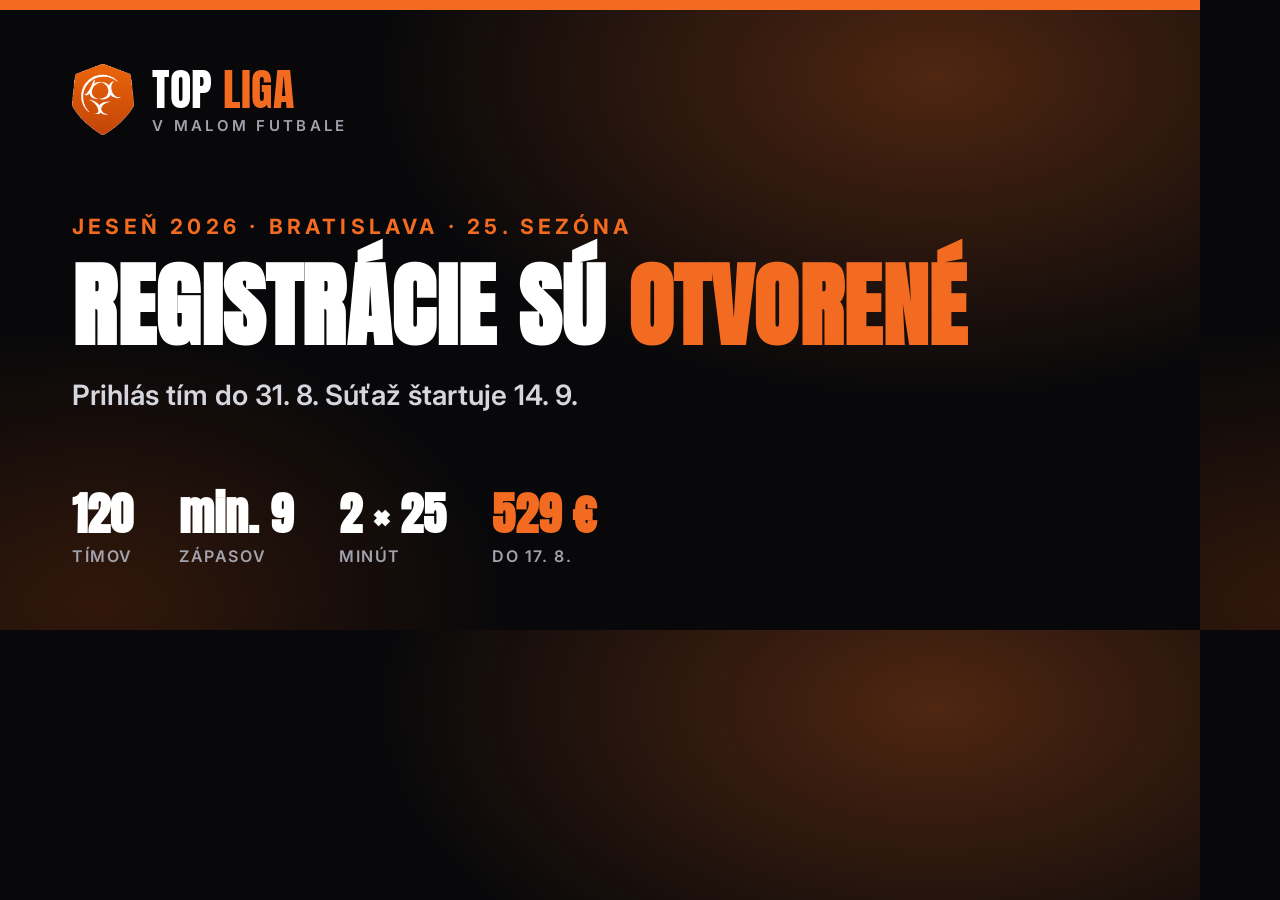
<file: assets/img/og-source.html>
<!DOCTYPE html>
<html lang="sk">
<head>
<meta charset="utf-8">
<link href="https://fonts.googleapis.com/css2?family=Anton&family=Inter:wght@400;600;700;800&display=swap&subset=latin,latin-ext" rel="stylesheet">
<style>
  * { box-sizing: border-box; margin: 0; padding: 0; }
  html, body { width: 1200px; height: 630px; }
  body {
    background: #08080a;
    background-image:
      radial-gradient(900px 520px at 78% 12%, rgba(242,107,33,.30), transparent 62%),
      radial-gradient(620px 420px at 8% 96%, rgba(201,79,16,.22), transparent 66%);
    font-family: "Inter", sans-serif;
    color: #fff;
    position: relative;
    overflow: hidden;
  }
  .stripe { position: absolute; left: 0; right: 0; height: 10px; background: #f26b21; }
  .stripe--top { top: 0; }
  .in { padding: 64px 72px; height: 100%; display: flex; flex-direction: column; justify-content: space-between; }

  .brand { display: flex; align-items: center; gap: 18px; }
  .brand img { width: 62px; height: 71px; object-fit: contain; }
  .brand__txt { font-family: "Anton", sans-serif; font-size: 44px; letter-spacing: .5px; line-height: 1; }
  .brand__txt i { font-style: normal; color: #f26b21; }
  .brand__txt small { display: block; font-family: "Inter", sans-serif; font-size: 15px;
    font-weight: 600; letter-spacing: .22em; text-transform: uppercase; color: #a2a2ad; margin-top: 7px; }

  .eyebrow { font-size: 21px; font-weight: 700; letter-spacing: .2em; text-transform: uppercase; color: #f26b21; }
  h1 { font-family: "Anton", sans-serif; font-size: 92px; line-height: .98; letter-spacing: .5px;
    text-transform: uppercase; margin: 22px 0 26px; max-width: 1000px; }
  h1 span { color: #f26b21; }
  .lead { font-size: 28px; font-weight: 600; color: #d6d6de; }

  .facts { display: flex; gap: 46px; align-items: flex-end; }
  .fact b { display: block; font-family: "Anton", sans-serif; font-size: 46px; line-height: 1; }
  .fact span { display: block; font-size: 16px; font-weight: 600; letter-spacing: .1em;
    text-transform: uppercase; color: #a2a2ad; margin-top: 9px; }
  .fact--hot b { color: #f26b21; }
</style>
</head>
<body>
  <div class="stripe stripe--top"></div>
  <div class="in">
    <div class="brand">
      <img src="znak.png" alt="">
      <span class="brand__txt">TOP <i>LIGA</i><small>v malom futbale</small></span>
    </div>

    <div>
      <p class="eyebrow">Jeseň 2026 · Bratislava · 25. sezóna</p>
      <h1>Registrácie sú <span>otvorené</span></h1>
      <p class="lead">Prihlás tím do 31. 8. Súťaž štartuje 14. 9.</p>
    </div>

    <div class="facts">
      <div class="fact"><b>120</b><span>tímov</span></div>
      <div class="fact"><b>min. 9</b><span>zápasov</span></div>
      <div class="fact"><b>2 × 25</b><span>minút</span></div>
      <div class="fact fact--hot"><b>529 €</b><span>do 17. 8.</span></div>
    </div>
  </div>
</body>
</html>
</file>
<file: assets/css/style.css>
/* ==========================================================================
   Niké TOP Liga — jeseň 2026 | landing page + registračné formuláre
   Čierno-oranžová identita. Mobile-first.
   ========================================================================== */

:root {
  --orange: #f26b21;
  --orange-hot: #ff7f33;
  --orange-deep: #c94f10;

  --ink: #08080a;
  --ink-1: #101014;
  --ink-2: #17171d;
  --ink-3: #22222a;

  --line: rgba(255, 255, 255, 0.10);
  --line-strong: rgba(255, 255, 255, 0.22);

  --text: #ffffff;
  --text-dim: #a2a2ad;
  --text-faint: #6e6e7a;

  --ok: #3ddc84;
  --err: #ff5a5a;

  --wrap: 1180px;
  --radius: 4px;

  --font-display: "Anton", "Arial Narrow", Impact, sans-serif;
  --font-body: "Inter", -apple-system, BlinkMacSystemFont, "Segoe UI", Roboto, sans-serif;
}

*,
*::before,
*::after { box-sizing: border-box; }

html {
  scroll-behavior: smooth;
  -webkit-text-size-adjust: 100%;
}

body {
  margin: 0;
  background: var(--ink);
  color: var(--text);
  font-family: var(--font-body);
  font-size: 16px;
  line-height: 1.6;
  -webkit-font-smoothing: antialiased;
  overflow-x: hidden;
}

img { max-width: 100%; display: block; }
a { color: inherit; }

::selection { background: var(--orange); color: #000; }

.wrap {
  width: 100%;
  max-width: var(--wrap);
  margin: 0 auto;
  padding: 0 20px;
}

/* --------------------------------------------------------------- typografia */

h1, h2, h3 {
  font-family: var(--font-display);
  font-weight: 400;
  text-transform: uppercase;
  letter-spacing: -0.01em;
  /* Anton má krátke horné dotiahnutie — pri dĺžňoch a mäkčeňoch sa
     pri tesnejšom riadkovaní orezáva Á, Ó, É. 1.04 je minimum, ktoré drží. */
  line-height: 1.04;
  margin: 0;
}

h1 { font-size: clamp(2.5rem, 8.6vw, 5.2rem); }
h2 { font-size: clamp(1.9rem, 6vw, 3.4rem); }
h3 { font-size: clamp(1.1rem, 3vw, 1.5rem); line-height: 1.15; }

.hl { color: var(--orange); }

.eyebrow {
  font-family: var(--font-body);
  font-size: 0.72rem;
  font-weight: 700;
  letter-spacing: 0.18em;
  text-transform: uppercase;
  color: var(--orange);
  margin: 0 0 18px;
}

.lead {
  font-size: clamp(1rem, 2.4vw, 1.2rem);
  color: var(--text-dim);
  max-width: 58ch;
}

.section {
  padding: clamp(64px, 11vw, 128px) 0;
  border-top: 1px solid var(--line);
  position: relative;
}

.section-head { margin-bottom: clamp(36px, 6vw, 64px); }
.section-head .lead { margin-top: 20px; }

/* ---------------------------------------------------------------- tlačidlá */

.btn {
  display: inline-flex;
  align-items: center;
  justify-content: center;
  gap: 10px;
  padding: 18px 30px;
  border: 0;
  border-radius: var(--radius);
  font-family: var(--font-body);
  font-size: 0.95rem;
  font-weight: 800;
  letter-spacing: 0.06em;
  text-transform: uppercase;
  text-decoration: none;
  cursor: pointer;
  transition: transform 0.12s ease, background 0.18s ease, color 0.18s ease;
  text-align: center;
}

.btn:active { transform: translateY(1px); }

.btn--primary {
  background: var(--orange);
  color: #0a0a0a;
  box-shadow: 0 0 0 0 rgba(242, 107, 33, 0.5);
}
.btn--primary:hover { background: var(--orange-hot); }

.btn--ghost {
  background: transparent;
  color: var(--text);
  box-shadow: inset 0 0 0 1.5px var(--line-strong);
}
.btn--ghost:hover { box-shadow: inset 0 0 0 1.5px var(--orange); color: var(--orange); }

.btn--block { width: 100%; }
.btn--sm { padding: 12px 20px; font-size: 0.8rem; }

.btn[disabled] { opacity: 0.4; cursor: not-allowed; }

/* ------------------------------------------------------------------ hlavička */

.head {
  position: sticky;
  top: 0;
  z-index: 60;
  background: rgba(8, 8, 10, 0.85);
  backdrop-filter: blur(14px);
  -webkit-backdrop-filter: blur(14px);
  border-bottom: 1px solid var(--line);
}

.head__in {
  display: flex;
  align-items: center;
  justify-content: space-between;
  gap: 16px;
  height: 68px;
}

.logo {
  display: flex;
  align-items: center;
  gap: 10px;
  text-decoration: none;
  flex-shrink: 0;
}

.logo__mark {
  width: 34px;
  height: auto;
}

.logo__txt {
  font-family: var(--font-display);
  font-size: 1.2rem;
  line-height: 0.92;
  text-transform: uppercase;
  letter-spacing: -0.01em;
}
.logo__txt i { font-style: normal; color: var(--orange); }
.logo__txt small {
  display: block;
  font-family: var(--font-body);
  font-size: 0.5rem;
  font-weight: 700;
  letter-spacing: 0.16em;
  color: var(--text-dim);
  margin-top: 3px;
}

.head__cta { display: flex; align-items: center; gap: 14px; }

.head__deadline {
  font-size: 0.75rem;
  font-weight: 600;
  color: var(--text-dim);
  white-space: nowrap;
}
.head__deadline b { color: var(--orange); }

@media (max-width: 720px) {
  .head__deadline { display: none; }
}

/* ---------------------------------------------------------------------- hero */

.hero {
  position: relative;
  padding: clamp(40px, 6vw, 68px) 0 clamp(40px, 7vw, 72px);
  overflow: hidden;
}

.hero::before {
  content: "";
  position: absolute;
  inset: -30% -10% auto -10%;
  height: 90%;
  background: radial-gradient(60% 60% at 50% 40%, rgba(242, 107, 33, 0.20), transparent 70%);
  pointer-events: none;
}

.hero::after {
  content: "";
  position: absolute;
  inset: 0;
  background-image: linear-gradient(rgba(255, 255, 255, 0.028) 1px, transparent 1px);
  background-size: 100% 3px;
  pointer-events: none;
  opacity: 0.6;
}

.hero__in { position: relative; z-index: 2; }

.hero h1 { margin-bottom: 22px; max-width: 16ch; }
.hero .lead { margin-bottom: 30px; }

.hero__actions {
  display: flex;
  flex-wrap: wrap;
  gap: 12px;
  margin-bottom: 22px;
}

@media (max-width: 560px) {
  .hero__actions { flex-direction: column; }
  .hero__actions .btn { width: 100%; }
}

.hero__note {
  font-size: 0.85rem;
  color: var(--text-faint);
}
.hero__note b { color: var(--text); font-weight: 600; }

/* fakty pod heróm */
.facts {
  display: grid;
  grid-template-columns: repeat(2, 1fr);
  gap: 1px;
  background: var(--line);
  border: 1px solid var(--line);
  margin-top: clamp(40px, 6vw, 64px);
}

@media (min-width: 800px) {
  .facts { grid-template-columns: repeat(4, 1fr); }
}

.fact {
  background: var(--ink);
  padding: 24px 20px;
}
.fact__k {
  font-family: var(--font-display);
  font-size: clamp(1.6rem, 4vw, 2.4rem);
  color: var(--orange);
  line-height: 1;
}
.fact__v {
  font-size: 0.78rem;
  color: var(--text-dim);
  margin-top: 8px;
  letter-spacing: 0.02em;
}

/* ----------------------------------------------------------------- odpočet */

.countdown {
  border: 1px solid var(--line);
  border-left: 3px solid var(--orange);
  background: var(--ink-1);
  padding: 20px 22px;
  display: flex;
  flex-wrap: wrap;
  align-items: center;
  gap: 18px 28px;
  margin-top: 30px;
}

.countdown__label {
  font-size: 0.72rem;
  font-weight: 700;
  letter-spacing: 0.14em;
  text-transform: uppercase;
  color: var(--text-dim);
}

.countdown__clock {
  display: flex;
  gap: 18px;
}

.cd-unit { text-align: center; min-width: 46px; }
.cd-unit b {
  display: block;
  font-family: var(--font-display);
  font-size: clamp(1.6rem, 5vw, 2.2rem);
  line-height: 1;
  font-weight: 400;
}
.cd-unit span {
  font-size: 0.62rem;
  letter-spacing: 0.12em;
  text-transform: uppercase;
  color: var(--text-faint);
}

/* --------------------------------------------------------- "nemusíš riešiť" */

.split {
  display: grid;
  gap: clamp(28px, 5vw, 56px);
}
@media (min-width: 860px) {
  .split { grid-template-columns: 1fr 1fr; align-items: start; }
}

.checklist { list-style: none; margin: 0; padding: 0; }
.checklist li {
  display: flex;
  gap: 14px;
  padding: 14px 0;
  border-bottom: 1px solid var(--line);
  font-size: 1rem;
}
.checklist li::before {
  flex-shrink: 0;
  width: 20px;
  font-weight: 800;
}

.checklist--out li { color: var(--text-faint); text-decoration: line-through; text-decoration-color: var(--orange-deep); }
.checklist--out li::before { content: "×"; color: var(--orange-deep); text-decoration: none; }

.checklist--in li::before { content: "→"; color: var(--orange); }

.col-title {
  font-family: var(--font-body);
  font-size: 0.72rem;
  font-weight: 800;
  letter-spacing: 0.16em;
  text-transform: uppercase;
  color: var(--text-faint);
  margin-bottom: 14px;
}

/* ------------------------------------------------------------------- kroky */

.steps {
  display: grid;
  gap: 1px;
  background: var(--line);
  border: 1px solid var(--line);
}
@media (min-width: 900px) {
  .steps { grid-template-columns: repeat(4, 1fr); }
}

.step {
  background: var(--ink);
  padding: 30px 24px 34px;
}
.step__n {
  font-family: var(--font-display);
  font-size: 2.6rem;
  line-height: 1;
  color: var(--ink-3);
  margin-bottom: 16px;
}
.step h3 { margin-bottom: 10px; }
.step p { color: var(--text-dim); font-size: 0.92rem; margin: 0; }

/* -------------------------------------------------------------- kategórie */

.cards {
  display: grid;
  gap: 16px;
}
@media (min-width: 760px) {
  .cards { grid-template-columns: repeat(3, 1fr); }
  .cards--two { grid-template-columns: repeat(2, minmax(0, 1fr)); }
}

.card {
  background: var(--ink-1);
  border: 1px solid var(--line);
  padding: 28px 24px 30px;
  display: flex;
  flex-direction: column;
  gap: 12px;
}
.card--hot { border-color: rgba(242, 107, 33, 0.45); background: linear-gradient(180deg, rgba(242,107,33,0.09), transparent 55%), var(--ink-1); }

.card__tag {
  align-self: flex-start;
  font-size: 0.62rem;
  font-weight: 800;
  letter-spacing: 0.14em;
  text-transform: uppercase;
  padding: 5px 9px;
  background: var(--orange);
  color: #0a0a0a;
}
.card p { margin: 0; color: var(--text-dim); font-size: 0.92rem; }
.card__link {
  margin-top: auto;
  padding-top: 8px;
  font-size: 0.8rem;
  font-weight: 800;
  letter-spacing: 0.08em;
  text-transform: uppercase;
  color: var(--orange);
  text-decoration: none;
}
.card__link:hover { text-decoration: underline; }

/* ------------------------------------------------------------------- cena */

.price {
  display: grid;
  gap: clamp(28px, 5vw, 48px);
}
@media (min-width: 900px) {
  .price { grid-template-columns: minmax(0, 420px) 1fr; }
}

.price__box {
  border: 1px solid var(--line);
  background: var(--ink-1);
  padding: 32px 28px;
}
.price__tier {
  display: flex;
  align-items: baseline;
  justify-content: space-between;
  gap: 12px;
  padding: 16px 0;
  border-bottom: 1px solid var(--line);
}
.price__tier:last-of-type { border-bottom: 0; }
.price__amt {
  font-family: var(--font-display);
  font-size: 2.6rem;
  line-height: 1;
}
.price__tier--now .price__amt { color: var(--orange); }
.price__when { font-size: 0.8rem; color: var(--text-dim); text-align: right; }

.price__math {
  margin-top: 22px;
  padding-top: 22px;
  border-top: 1px dashed var(--line-strong);
  font-size: 0.88rem;
  color: var(--text-dim);
}
.price__math b { color: var(--text); }

/* ------------------------------------------------------------- časová os */

.timeline { list-style: none; margin: 0; padding: 0; }
.timeline li {
  display: grid;
  grid-template-columns: 92px 1fr;
  gap: 18px;
  padding: 20px 0;
  border-bottom: 1px solid var(--line);
  align-items: baseline;
}
.timeline b {
  font-family: var(--font-display);
  font-size: 1.4rem;
  color: var(--orange);
  font-weight: 400;
}
.timeline span { color: var(--text-dim); font-size: 0.95rem; }
.timeline li.is-past b { color: var(--text-faint); }

/* -------------------------------------------------------------------- FAQ */

.faq { border-top: 1px solid var(--line); }
.faq details {
  border-bottom: 1px solid var(--line);
}
.faq summary {
  cursor: pointer;
  list-style: none;
  padding: 22px 44px 22px 0;
  font-weight: 700;
  font-size: 1.02rem;
  position: relative;
}
.faq summary::-webkit-details-marker { display: none; }
.faq summary::after {
  content: "+";
  position: absolute;
  right: 6px;
  top: 50%;
  transform: translateY(-50%);
  font-size: 1.6rem;
  font-weight: 400;
  color: var(--orange);
  line-height: 1;
}
.faq details[open] summary::after { content: "–"; }
.faq details p {
  margin: 0 0 24px;
  color: var(--text-dim);
  max-width: 68ch;
  font-size: 0.95rem;
}

/* ---------------------------------------------------------------- dôkazy */

.proof {
  display: flex;
  flex-wrap: wrap;
  gap: 10px;
  margin-top: 26px;
}
.chip {
  border: 1px solid var(--line);
  padding: 9px 14px;
  font-size: 0.8rem;
  color: var(--text-dim);
}
.chip b { color: var(--text); }

/* ------------------------------------------------------------- záverečné CTA */

.final {
  background: var(--orange);
  color: #0a0a0a;
  border: 0;
}
.final h2 { color: #0a0a0a; }
.final .lead { color: rgba(10, 10, 10, 0.78); }
.final .btn--primary { background: #0a0a0a; color: var(--orange); }
.final .btn--primary:hover { background: #1a1a1a; }
.final .btn--ghost { box-shadow: inset 0 0 0 1.5px rgba(10, 10, 10, 0.45); color: #0a0a0a; }
.final .btn--ghost:hover { box-shadow: inset 0 0 0 1.5px #0a0a0a; color: #0a0a0a; }
.final .hero__actions { margin-top: 32px; margin-bottom: 0; }

/* ----------------------------------------------------------------- pätička */

.foot {
  padding: 44px 0 60px;
  border-top: 1px solid var(--line);
  font-size: 0.82rem;
  color: var(--text-faint);
}
.foot__in {
  display: flex;
  flex-wrap: wrap;
  gap: 20px;
  justify-content: space-between;
  align-items: center;
}
.foot a { color: var(--text-dim); }

/* -------------------------------------------------- mobilná lišta s CTA */

.dock {
  position: fixed;
  left: 0;
  right: 0;
  bottom: 0;
  z-index: 70;
  background: rgba(8, 8, 10, 0.94);
  backdrop-filter: blur(12px);
  -webkit-backdrop-filter: blur(12px);
  border-top: 1px solid var(--line);
  padding: 10px 14px calc(10px + env(safe-area-inset-bottom));
  display: none;
  gap: 10px;
  align-items: center;
}
.dock .btn { flex: 1; }
.dock__left { font-size: 0.68rem; line-height: 1.25; color: var(--text-dim); flex-shrink: 0; }
.dock__left b { display: block; color: var(--orange); font-size: 0.95rem; font-family: var(--font-display); }

@media (max-width: 860px) {
  .dock.is-on { display: flex; }
  body.has-dock { padding-bottom: 78px; }
}

/* ------------------------------------------------------- animácia odhalenia */

.rv {
  opacity: 0;
  transform: translateY(18px);
  transition: opacity 0.55s ease, transform 0.55s ease;
}
.rv.is-in { opacity: 1; transform: none; }

@media (prefers-reduced-motion: reduce) {
  html { scroll-behavior: auto; }
  .rv { opacity: 1; transform: none; transition: none; }
}

/* ==========================================================================
   FORMULÁRE
   ========================================================================== */

.formpage { padding: clamp(32px, 6vw, 64px) 0 100px; }

/* lepiaca hlavička nesmie prekryť začiatok kroku pri preskrolovaní */
.formpage__head { margin-bottom: 34px; scroll-margin-top: 84px; }
.formpage__head h1 { font-size: clamp(2rem, 6.5vw, 3.6rem); margin-bottom: 14px; }
.formpage__head p { color: var(--text-dim); max-width: 62ch; margin: 0; }

.back {
  display: inline-flex;
  align-items: center;
  gap: 8px;
  font-size: 0.78rem;
  font-weight: 700;
  letter-spacing: 0.1em;
  text-transform: uppercase;
  color: var(--text-faint);
  text-decoration: none;
  margin-bottom: 26px;
}
.back:hover { color: var(--orange); }

/* postup */
.progress { margin-bottom: 30px; }
.progress__bar {
  height: 3px;
  background: var(--ink-3);
  overflow: hidden;
}
.progress__fill {
  height: 100%;
  width: 0;
  background: var(--orange);
  transition: width 0.35s ease;
}
.progress__meta {
  display: flex;
  justify-content: space-between;
  gap: 12px;
  margin-top: 12px;
  font-size: 0.75rem;
  letter-spacing: 0.1em;
  text-transform: uppercase;
  font-weight: 700;
  color: var(--text-faint);
}
.progress__meta b { color: var(--orange); }

/* krok */
.fstep { display: none; }
.fstep.is-active { display: block; animation: fadein 0.3s ease; }

@keyframes fadein {
  from { opacity: 0; transform: translateY(8px); }
  to { opacity: 1; transform: none; }
}

.fstep > h2 {
  font-size: clamp(1.5rem, 4.5vw, 2.2rem);
  margin-bottom: 8px;
}
.fstep__hint {
  color: var(--text-dim);
  font-size: 0.9rem;
  margin: 0 0 28px;
  max-width: 62ch;
}

fieldset {
  border: 0;
  border-top: 1px solid var(--line);
  margin: 0 0 30px;
  padding: 26px 0 0;
}
fieldset legend {
  font-size: 0.7rem;
  font-weight: 800;
  letter-spacing: 0.16em;
  text-transform: uppercase;
  color: var(--orange);
  padding: 0 10px 0 0;
}

.grid { display: grid; gap: 18px; }
@media (min-width: 700px) {
  .grid--2 { grid-template-columns: 1fr 1fr; }
  .grid--3 { grid-template-columns: repeat(3, 1fr); }
  .span-2 { grid-column: span 2; }
}

.f { display: flex; flex-direction: column; gap: 7px; }

/* Posledný týždeň registrácií: prvý kontakt má zostať naozaj krátky.
   Podklady k rozpisu, súpiske a fakturácii sa doriešia po telefonáte. */
.lead-capture fieldset:has(#sezona),
.lead-capture .f:has(#nazov_kratky),
.lead-capture .f:has(#skratka),
.lead-capture .f:has(#kvalita),
.lead-capture .f:has(#farba),
.lead-capture .f:has(#logo),
.lead-capture .f:has(#foto),
.lead-capture .f:has(#m_priezvisko),
.lead-capture .f:has(#m_ulica),
.lead-capture .f:has(#m_mesto),
.lead-capture .f:has(#m_psc),
.lead-capture .f:has(#m_krajina),
.lead-capture fieldset:has(#k_email) {
  display: none;
}

/* Pri dokončení prihlášky zobrazíme pôvodný plný rozsah formulára. */
body.is-completion .lead-capture fieldset:has(#sezona),
body.is-completion .lead-capture fieldset:has(#k_email) {
  display: block;
}
body.is-completion .lead-capture .f:has(#nazov_kratky),
body.is-completion .lead-capture .f:has(#skratka),
body.is-completion .lead-capture .f:has(#kvalita),
body.is-completion .lead-capture .f:has(#farba),
body.is-completion .lead-capture .f:has(#logo),
body.is-completion .lead-capture .f:has(#foto),
body.is-completion .lead-capture .f:has(#m_priezvisko),
body.is-completion .lead-capture .f:has(#m_ulica),
body.is-completion .lead-capture .f:has(#m_mesto),
body.is-completion .lead-capture .f:has(#m_psc),
body.is-completion .lead-capture .f:has(#m_krajina) {
  display: flex;
}

.f > label,
.f > .f__label {
  font-size: 0.78rem;
  font-weight: 700;
  letter-spacing: 0.06em;
  text-transform: uppercase;
  color: var(--text-dim);
}
.f .req { color: var(--orange); }

.f input[type="text"],
.f input[type="email"],
.f input[type="tel"],
.f input[type="number"],
.f input[type="date"],
.f input[type="url"],
.f select,
.f textarea {
  width: 100%;
  background: var(--ink-1);
  border: 1px solid var(--line);
  border-radius: var(--radius);
  color: var(--text);
  font-family: var(--font-body);
  font-size: 1rem;
  padding: 14px 15px;
  transition: border-color 0.16s ease, background 0.16s ease;
  min-height: 52px;
  appearance: none;
  -webkit-appearance: none;
}

.f textarea { min-height: 110px; resize: vertical; line-height: 1.5; }

.f select {
  background-image: url("data:image/svg+xml,%3Csvg xmlns='http://www.w3.org/2000/svg' width='12' height='8' viewBox='0 0 12 8'%3E%3Cpath fill='%23a2a2ad' d='M1 1l5 5 5-5'/%3E%3C/svg%3E");
  background-repeat: no-repeat;
  background-position: right 15px center;
  padding-right: 40px;
  cursor: pointer;
}

.f input:focus,
.f select:focus,
.f textarea:focus {
  outline: none;
  border-color: var(--orange);
  background: var(--ink-2);
}

.f input::placeholder,
.f textarea::placeholder { color: var(--text-faint); }

.f__help { font-size: 0.76rem; color: var(--text-faint); line-height: 1.45; }

.f__err {
  font-size: 0.76rem;
  color: var(--err);
  font-weight: 600;
  display: none;
}
.f.is-bad .f__err { display: block; }
.f.is-bad input,
.f.is-bad select,
.f.is-bad textarea { border-color: var(--err); }

/* súbory */
.f input[type="file"] {
  width: 100%;
  background: var(--ink-1);
  border: 1px dashed var(--line-strong);
  border-radius: var(--radius);
  padding: 14px 15px;
  color: var(--text-dim);
  font-size: 0.88rem;
  cursor: pointer;
}
.f input[type="file"]::file-selector-button {
  background: var(--ink-3);
  border: 0;
  color: var(--text);
  font-family: var(--font-body);
  font-weight: 700;
  font-size: 0.78rem;
  text-transform: uppercase;
  letter-spacing: 0.06em;
  padding: 9px 14px;
  margin-right: 14px;
  border-radius: var(--radius);
  cursor: pointer;
}

/* voľby (checkbox / radio) */
.opts { display: flex; flex-direction: column; gap: 10px; }
.opt {
  display: flex;
  align-items: flex-start;
  gap: 12px;
  padding: 14px 16px;
  background: var(--ink-1);
  border: 1px solid var(--line);
  border-radius: var(--radius);
  cursor: pointer;
  font-size: 0.94rem;
  transition: border-color 0.16s ease;
}
.opt:hover { border-color: var(--line-strong); }
.opt input { accent-color: var(--orange); width: 18px; height: 18px; margin: 2px 0 0; flex-shrink: 0; }
.opt:has(input:checked) { border-color: var(--orange); background: rgba(242, 107, 33, 0.07); }
.opt span { color: var(--text-dim); }
.opt:has(input:checked) span { color: var(--text); }
.opt small { display: block; color: var(--text-faint); font-size: 0.78rem; margin-top: 3px; }

/* hodnotenie 1–5 (dni a časy) */
.rate {
  display: grid;
  grid-template-columns: 1fr auto;
  gap: 12px;
  align-items: center;
  padding: 12px 0;
  border-bottom: 1px solid var(--line);
}
.rate__name { font-weight: 700; font-size: 0.95rem; }
.rate__scale { display: flex; gap: 6px; }
.rate__scale input { position: absolute; opacity: 0; pointer-events: none; }
.rate__scale label {
  width: 40px;
  height: 40px;
  display: grid;
  place-items: center;
  border: 1px solid var(--line);
  border-radius: var(--radius);
  cursor: pointer;
  font-size: 0.9rem;
  font-weight: 700;
  color: var(--text-faint);
  background: var(--ink-1);
  transition: all 0.14s ease;
  user-select: none;
}
.rate__scale label:hover { border-color: var(--line-strong); color: var(--text); }
.rate__scale input:checked + label {
  background: var(--orange);
  border-color: var(--orange);
  color: #0a0a0a;
}
.rate__scale input:focus-visible + label { outline: 2px solid var(--orange); outline-offset: 2px; }

@media (max-width: 520px) {
  .rate { grid-template-columns: 1fr; gap: 8px; }
  .rate__scale label { width: 100%; height: 42px; }
  .rate__scale { display: grid; grid-template-columns: repeat(5, 1fr); }
}

.scale-key {
  display: flex;
  justify-content: space-between;
  font-size: 0.72rem;
  color: var(--text-faint);
  margin-bottom: 6px;
  gap: 12px;
}

.notice {
  border-left: 3px solid var(--orange);
  background: var(--ink-1);
  padding: 16px 18px;
  font-size: 0.86rem;
  color: var(--text-dim);
  margin-bottom: 26px;
}
.notice b { color: var(--text); }
.notice.is-bad { border-color: var(--err); color: #ffb3b3; }

/* navigácia formulára */
.fnav {
  display: flex;
  flex-direction: column;
  align-items: center;
  gap: 12px;
  margin-top: 34px;
  padding-top: 26px;
  border-top: 1px solid var(--line);
}
.fnav .btn { width: 100%; }
@media (min-width: 700px) {
  .fnav { flex-direction: row; align-items: stretch; justify-content: flex-end; }
  .fnav .btn { width: auto; flex: 0 0 auto; min-width: 180px; }
  .fnav .btn--ghost { min-width: 130px; }
}

/* zhrnutie pred odoslaním */
.summary { border: 1px solid var(--line); background: var(--ink-1); padding: 4px 20px; margin-bottom: 26px; }
.summary__row {
  display: grid;
  grid-template-columns: 1fr;
  gap: 2px;
  padding: 12px 0;
  border-bottom: 1px solid var(--line);
  font-size: 0.9rem;
}
.summary__row:last-child { border-bottom: 0; }
.summary__row dt { color: var(--text-faint); font-size: 0.76rem; text-transform: uppercase; letter-spacing: 0.06em; }
.summary__row dd { margin: 0; color: var(--text); }
@media (min-width: 640px) {
  .summary__row { grid-template-columns: 220px 1fr; gap: 16px; align-items: baseline; }
}

/* obrazovka po odoslaní */
.done { display: none; text-align: center; padding: clamp(50px, 12vw, 110px) 0; }
.done.is-on { display: block; }
.done__mark {
  width: 74px;
  height: 74px;
  margin: 0 auto 28px;
  border-radius: 50%;
  background: var(--orange);
  display: grid;
  place-items: center;
  color: #0a0a0a;
  font-size: 2.2rem;
  font-weight: 800;
}
.done h1 { margin-bottom: 18px; }
.done p { color: var(--text-dim); max-width: 52ch; margin: 0 auto 12px; }
.done .hero__actions { justify-content: center; margin-top: 34px; }
</file>
